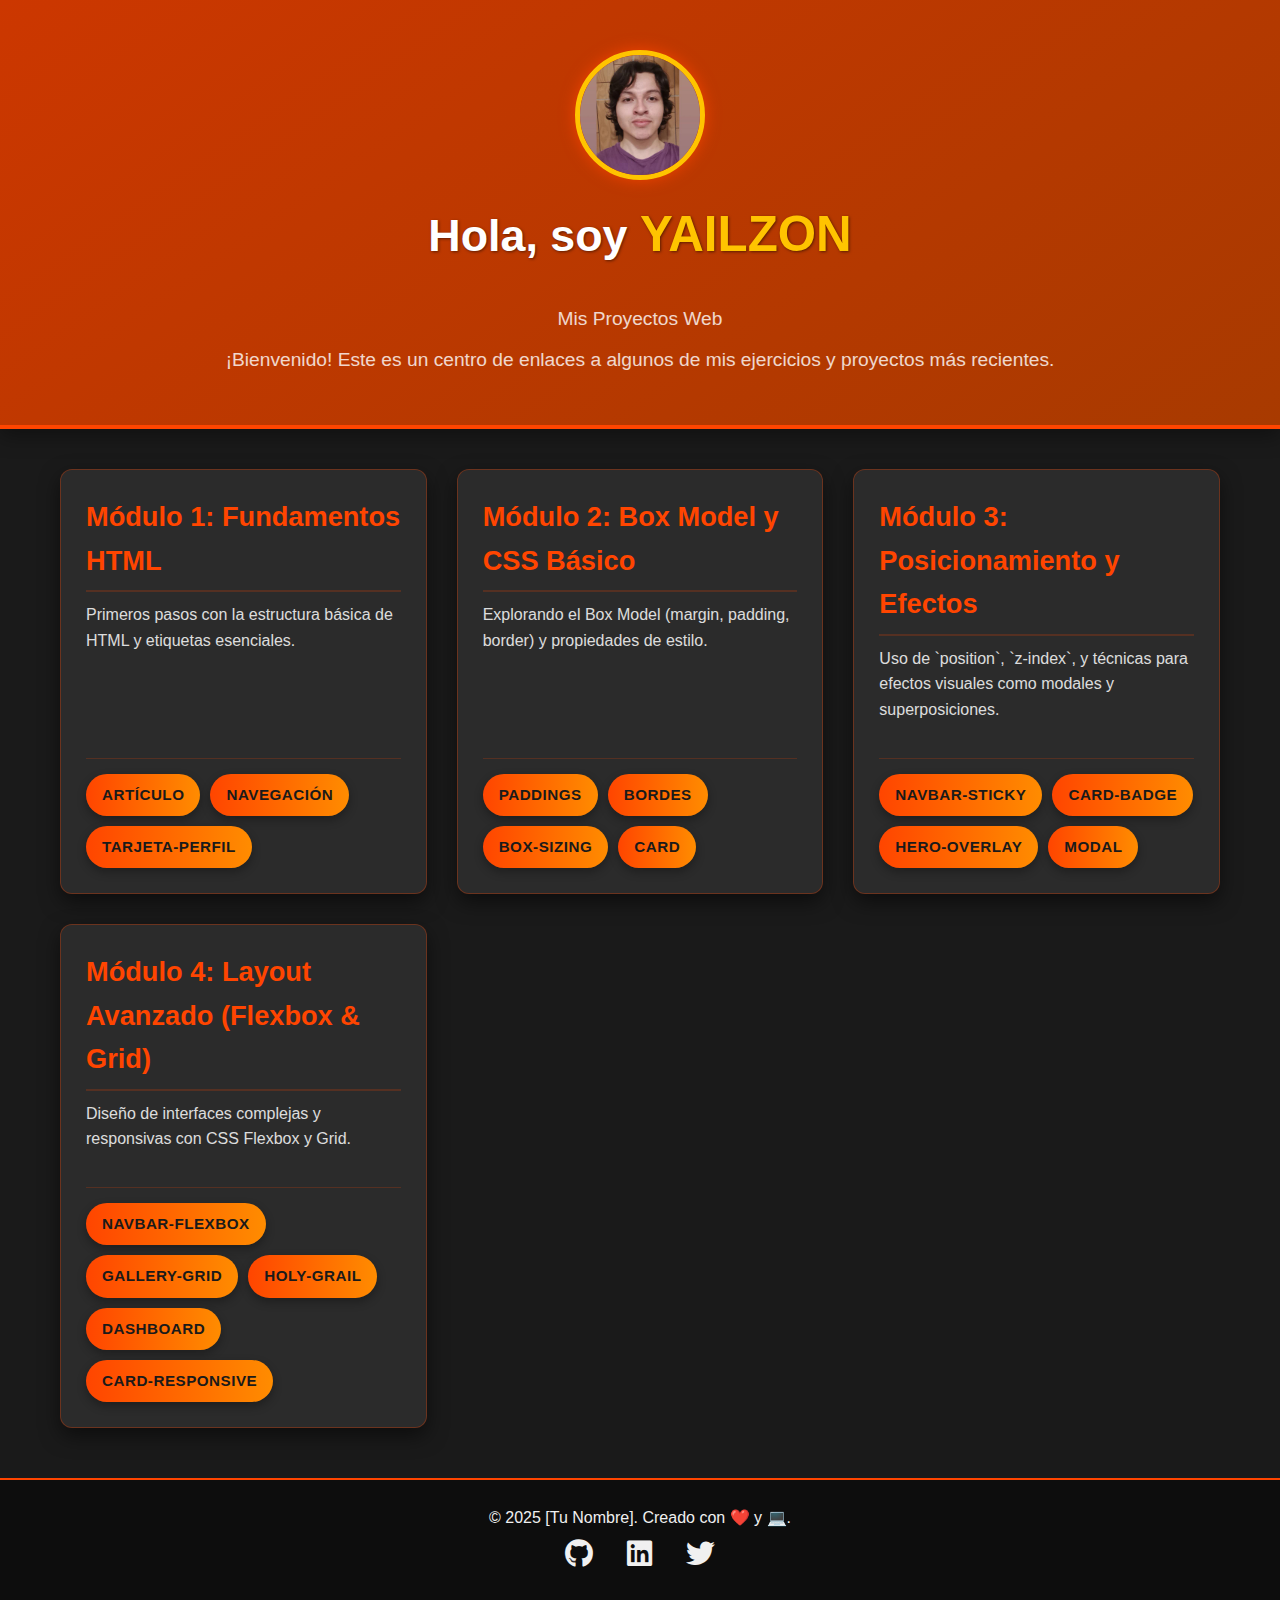
<file: index.html>
<!DOCTYPE html>
<html lang="es">
<head>
    <meta charset="UTF-8">
    <meta name="viewport" content="width=device-width, initial-scale=1.0">
    <title>🔥 Portafolio de Proyectos Web | YAILZON</title>
    <link rel="stylesheet" href="https://cdnjs.cloudflare.com/ajax/libs/font-awesome/6.0.0-beta3/css/all.min.css">
    <link rel="stylesheet" href="/style.css">
</head>
<body>
    <header class="hero">
        <div class="container">
            <div class="profile-container">
                <img src="/indexPricipal/imgperfi.jpeg" alt="Foto de Perfil de [Tu Nombre]" class="profile-photo">
                <h1 class="hero-title">
                    Hola, soy <span class="highlight-name">YAILZON</span> 
                </h1>
            </div>
            
            <p class="hero-subtitle"> Mis Proyectos Web </p>
            <p class="hero-subtitle">¡Bienvenido! Este es un centro de enlaces a algunos de mis ejercicios y proyectos más recientes.</p>
        </div>
    </header>

    <main class="project-grid container">
        <section class="project-card">
            <h2 class="card-title"> Módulo 1: Fundamentos HTML</h2>
            <p class="card-description">Primeros pasos con la estructura básica de HTML y etiquetas esenciales.</p>
            <div class="card-links">
                <a href="/mudulo 1/ARTICULO/index.html" target="_blank" class="project-link">ARTÍCULO</a>
                <a href="/mudulo 1/NAVEGACION/index.html" target="_blank" class="project-link">NAVEGACIÓN</a>
                <a href="/mudulo 1/TARJETA-PERFIL/" target="_blank" class="project-link">TARJETA-PERFIL</a>
            </div>
        </section>
        
        <section class="project-card">
            <h2 class="card-title"> Módulo 2: Box Model y CSS Básico</h2>
            <p class="card-description">Explorando el Box Model (margin, padding, border) y propiedades de estilo.</p>
            <div class="card-links">
                <a href="/Modulo 2/Ejercicios-Modulo-2/ejercicio-1-paddings/ppt.html" target="_blank" class="project-link">PADDINGS</a>
                <a href="/Modulo 2/Ejercicios-Modulo-2/ejercicio-2-bordes/index.html" target="_blank" class="project-link">BORDES</a>
                <a href="/Modulo 2/Ejercicios-Modulo-2/ejercicio-3-box-sizing/index.html" target="_blank" class="project-link">BOX-SIZING</a>
                <a href="/Modulo 2/Ejercicios-Modulo-2/ejercicio-4-card/index.html" target="_blank" class="project-link">CARD</a>
            </div>
        </section>

        <section class="project-card">
            <h2 class="card-title"> Módulo 3: Posicionamiento y Efectos</h2>
            <p class="card-description">Uso de `position`, `z-index`, y técnicas para efectos visuales como modales y superposiciones.</p>
            <div class="card-links">
                <a href="/mudulo 3/Mod3Eje2-navbar-stiky/index.html" target="_blank" class="project-link">NAVBAR-STICKY</a>
                <a href="/mudulo 3/Mod3Eje3-card-badge/index.html" target="_blank" class="project-link">CARD-BADGE</a>
                <a href="/mudulo 3/Mod3Eje4-hero-overlay/index.html" target="_blank" class="project-link">HERO-OVERLAY</a>
                <a href="/mudulo 3/modal/motdal.html" target="_blank" class="project-link">MODAL</a>
            </div>
        </section>

        <section class="project-card">
            <h2 class="card-title"> Módulo 4: Layout Avanzado (Flexbox & Grid)</h2>
            <p class="card-description">Diseño de interfaces complejas y responsivas con CSS Flexbox y Grid.</p>
            <div class="card-links">
                <a href="/modulo 4/Mod4Eje1-navbar-flexbox/index.html" target="_blank" class="project-link">NAVBAR-FLEXBOX</a>
                <a href="/modulo 4/Mod4Eje2-gallery-grid/index.html" target="_blank" class="project-link">GALLERY-GRID</a>
                <a href="/modulo 4/Mod4Eje3-holy-grail/index.html" target="_blank" class="project-link">HOLY-GRAIL</a>
                <a href="/modulo 4/Mod4Eje4-dashboard/index.html" target="_blank" class="project-link">DASHBOARD</a>
                <a href="/modulo 4/Mod4Eje5-cards-responsive/index.html" target="_blank" class="project-link">CARD-RESPONSIVE</a>
            </div>
        </section>
  
    </main>

    <footer class="footer">
        <div class="container">
            <p>&copy; 2025 [Tu Nombre]. Creado con ❤️ y 💻.</p>
            <div class="social-links">
                <a href="#" target="_blank" aria-label="GitHub"><i class="fab fa-github"></i></a>
                <a href="#" target="_blank" aria-label="LinkedIn"><i class="fab fa-linkedin"></i></a>
                <a href="#" target="_blank" aria-label="Twitter"><i class="fab fa-twitter"></i></a>
            </div>
        </div>
    </footer>
</body>
</html>
</file>
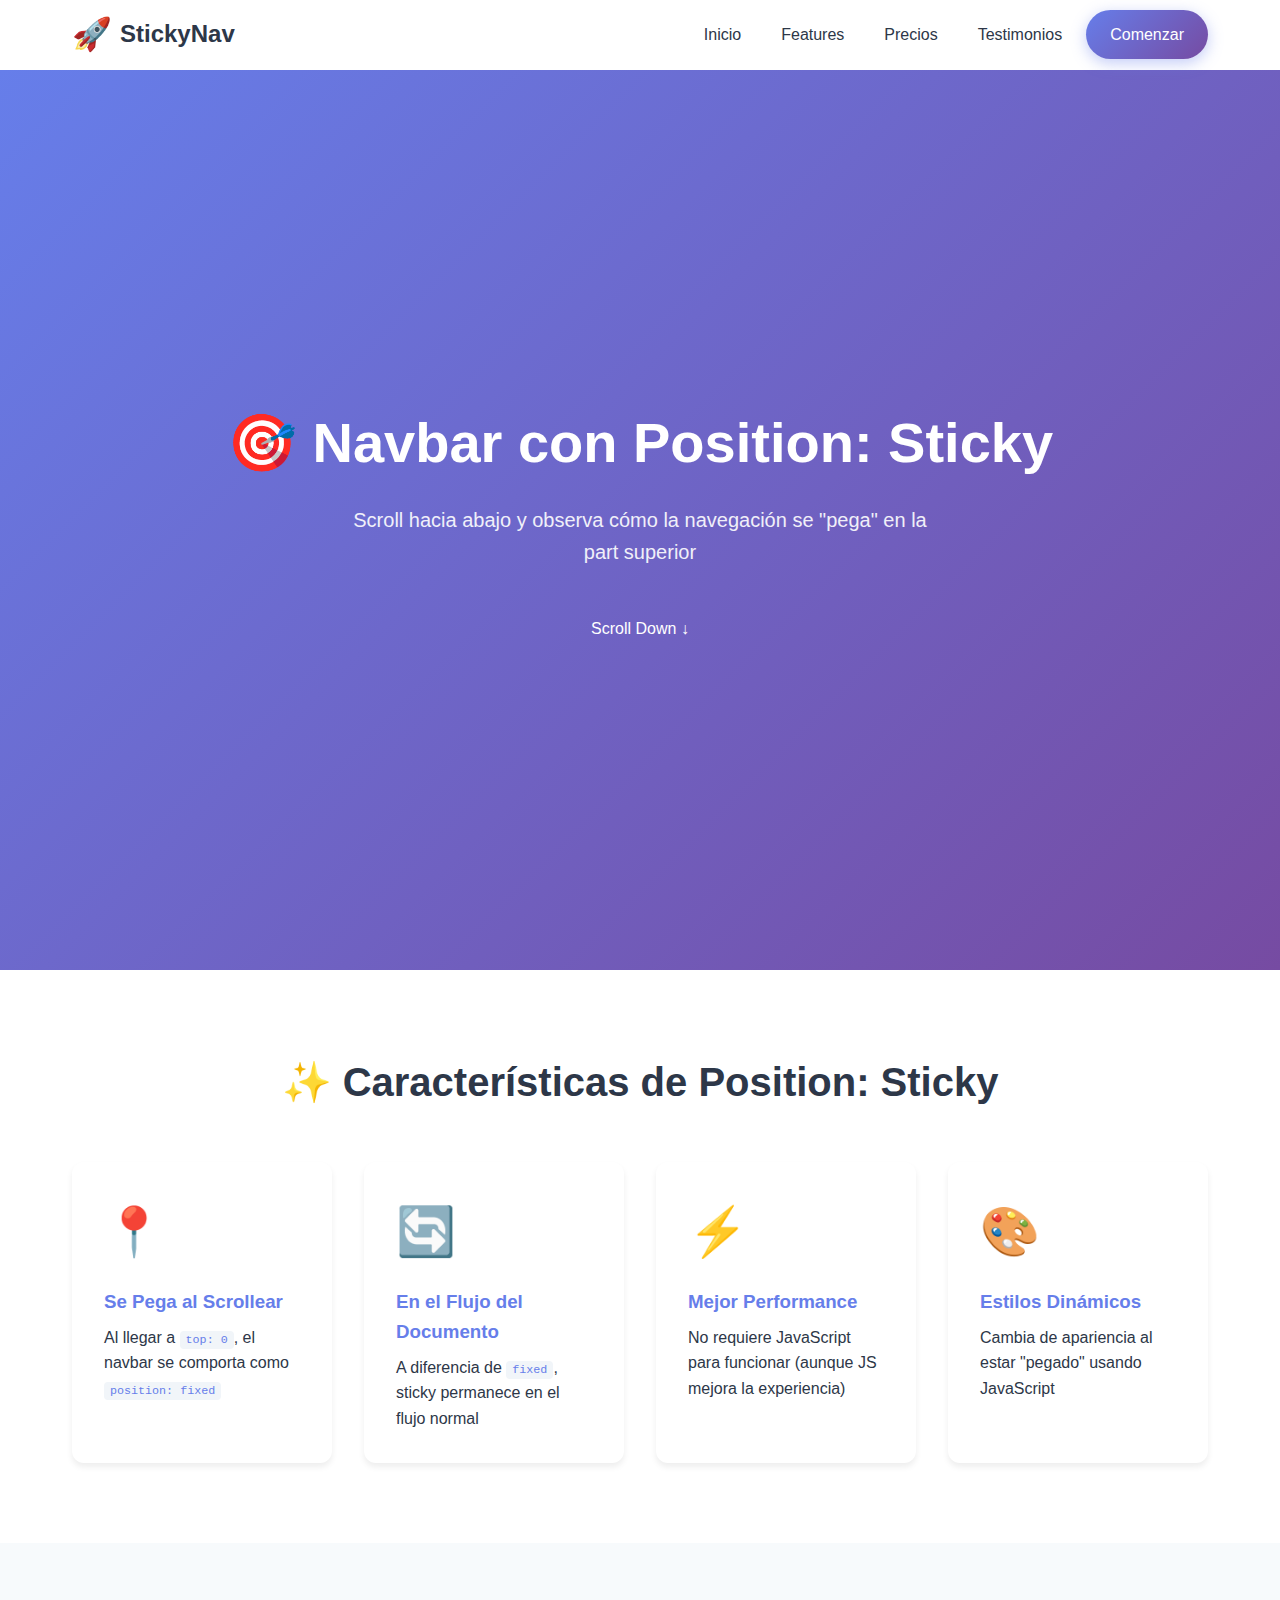
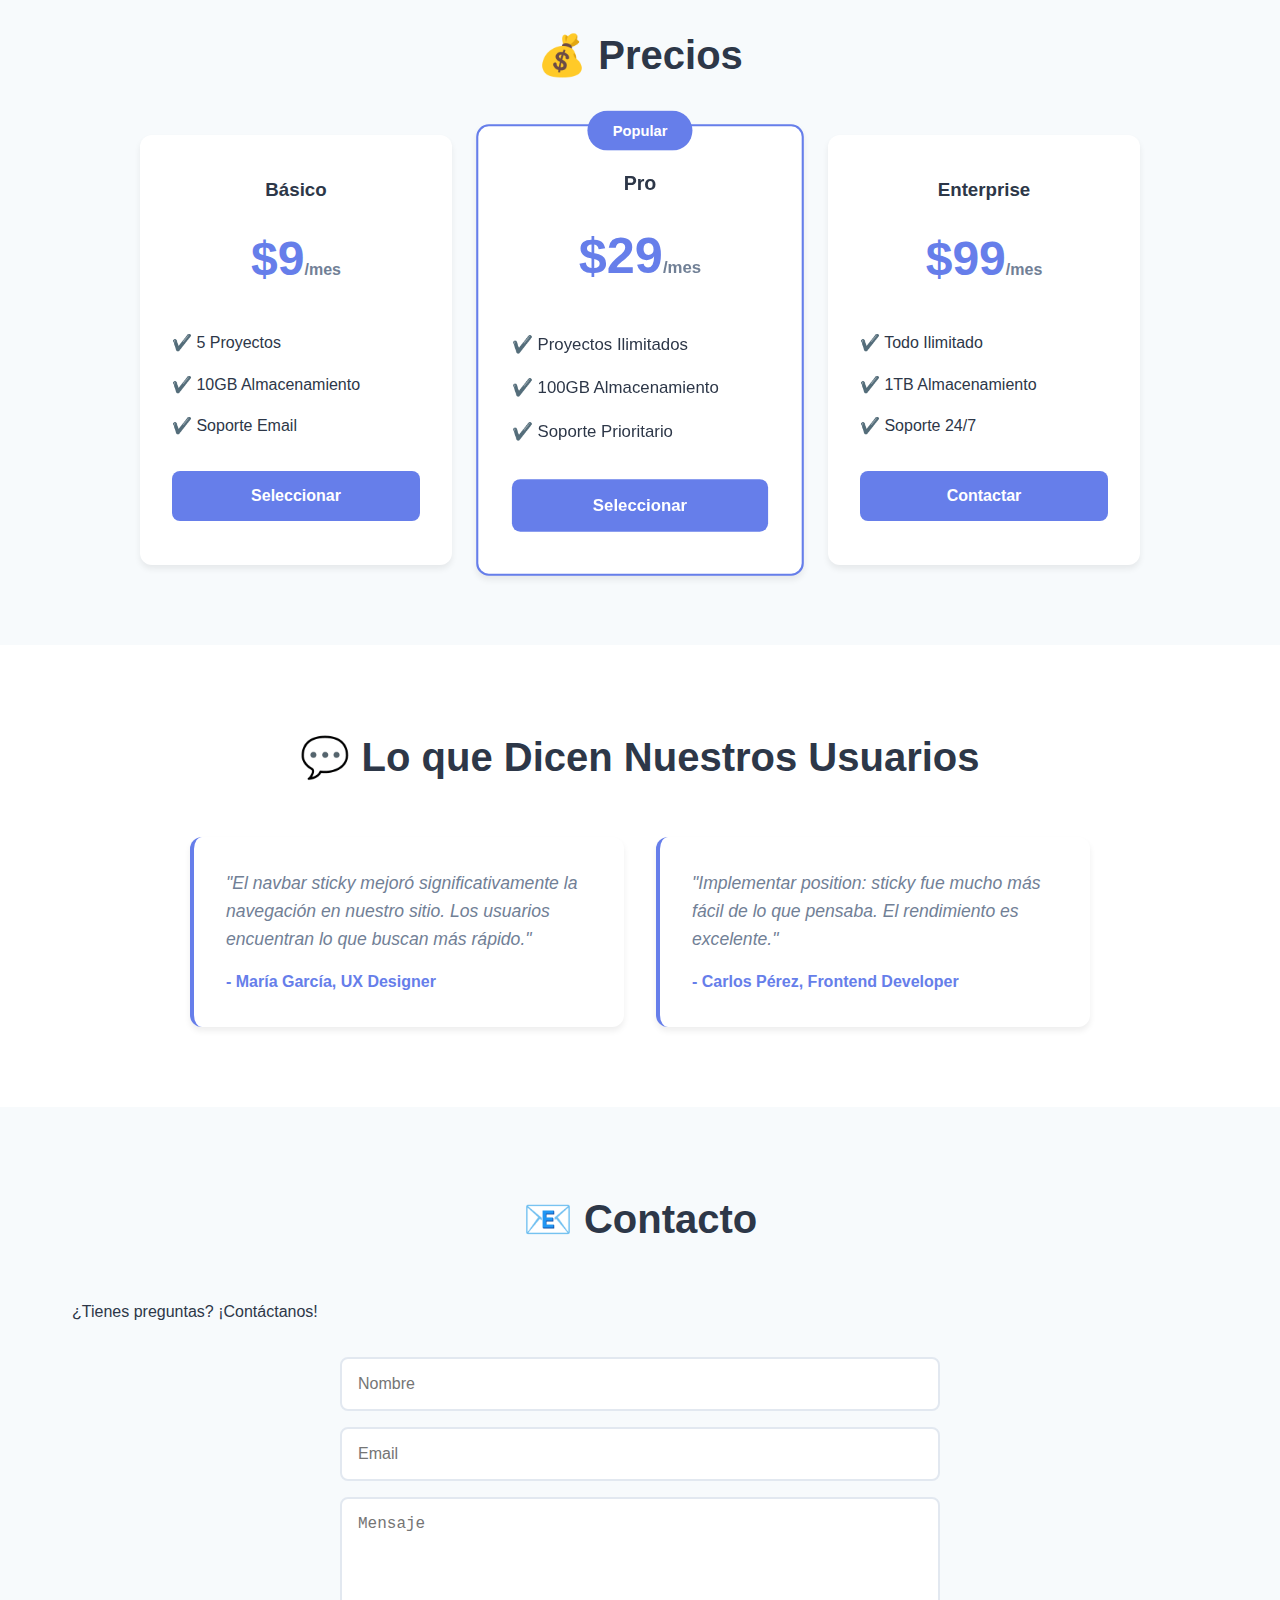
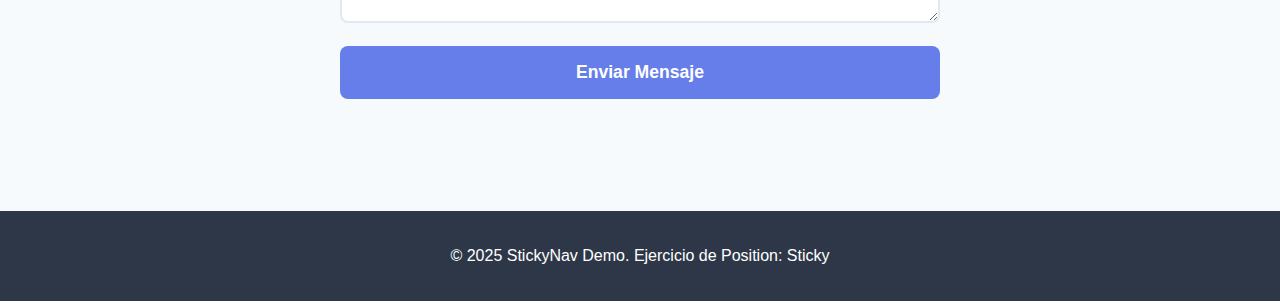
<file: Mod3Eje2-navbar-stiky/index.html>
<!DOCTYPE html>
<html lang="es">
<head>
    <meta charset="UTF-8">
    <meta name="viewport" content="width=device-width, initial-scale=1.0">
    <title>Navbar Sticky | Posicionamiento CSS</title>
    <link rel="stylesheet" href="styles.css">
</head>
<body>
    <!-- Navegación Sticky -->
    <nav class="navbar" id="navbar">
        <div class="container">
            <a href="#" class="logo">
                <span class="logo-icon">🚀</span>
                <span class="logo-text">StickyNav</span>
            </a>

            <button class="nav-toggle" id="navToggle">
                <span class="hamburger"></span>
            </button>

            <ul class="nav-menu" id="navMenu">
                <li><a href="#inicio" class="nav-link">Inicio</a></li>
                <li><a href="#features" class="nav-link">Features</a></li>
                <li><a href="#pricing" class="nav-link">Precios</a></li>
                <li><a href="#testimonios" class="nav-link">Testimonios</a></li>
                <li><a href="#contacto" class="nav-link btn-cta">Comenzar</a></li>
            </ul>
        </div>
    </nav>

    <!-- Hero Section -->
    <section id="inicio" class="hero">
        <div class="container">
            <h1>🎯 Navbar con Position: Sticky</h1>
            <p class="subtitle">Scroll hacia abajo y observa cómo la navegación se "pega" en la part superior</p>
            <div class="scroll-indicator">
                <p>Scroll Down ↓</p>
            </div>
        </div>
    </section>

    <!-- Features Section -->
    <section id="features" class="section">
        <div class="container">
            <h2>✨ Características de Position: Sticky</h2>
            <div class="features-grid">
                <div class="feature-card">
                    <div class="icon">📍</div>
                    <h3>Se Pega al Scrollear</h3>
                    <p>Al llegar a <code>top: 0</code>, el navbar se comporta como <code>position: fixed</code></p>
                </div>
                <div class="feature-card">
                    <div class="icon">🔄</div>
                    <h3>En el Flujo del Documento</h3>
                    <p>A diferencia de <code>fixed</code>, sticky permanece en el flujo normal</p>
                </div>
                <div class="feature-card">
                    <div class="icon">⚡</div>
                    <h3>Mejor Performance</h3>
                    <p>No requiere JavaScript para funcionar (aunque JS mejora la experiencia)</p>
                </div>
                <div class="feature-card">
                    <div class="icon">🎨</div>
                    <h3>Estilos Dinámicos</h3>
                    <p>Cambia de apariencia al estar "pegado" usando JavaScript</p>
                </div>
            </div>
        </div>
    </section>

    <!-- Pricing Section -->
    <section id="pricing" class="section section-alt">
        <div class="container">
            <h2>💰 Precios</h2>
            <div class="pricing-grid">
                <div class="pricing-card">
                    <h3>Básico</h3>
                    <p class="price">$9<span>/mes</span></p>
                    <ul>
                        <li>✔️ 5 Proyectos</li>
                        <li>✔️ 10GB Almacenamiento</li>
                        <li>✔️ Soporte Email</li>
                    </ul>
                    <button>Seleccionar</button>
                </div>
                <div class="pricing-card featured">
                    <div class="badge">Popular</div>
                    <h3>Pro</h3>
                    <p class="price">$29<span>/mes</span></p>
                    <ul>
                        <li>✔️ Proyectos Ilimitados</li>
                        <li>✔️ 100GB Almacenamiento</li>
                        <li>✔️ Soporte Prioritario</li>
                    </ul>
                    <button>Seleccionar</button>
                </div>
                <div class="pricing-card">
                    <h3>Enterprise</h3>
                    <p class="price">$99<span>/mes</span></p>
                    <ul>
                        <li>✔️ Todo Ilimitado</li>
                        <li>✔️ 1TB Almacenamiento</li>
                        <li>✔️ Soporte 24/7</li>
                    </ul>
                    <button>Contactar</button>
                </div>
            </div>
        </div>
    </section>

    <!-- Testimonials Section -->
    <section id="testimonios" class="section">
        <div class="container">
            <h2>💬 Lo que Dicen Nuestros Usuarios</h2>
            <div class="testimonials-grid">
                <div class="testimonial">
                    <p class="quote">"El navbar sticky mejoró significativamente la navegación en nuestro sitio. Los usuarios encuentran lo que buscan más rápido."</p>
                    <p class="author">- María García, UX Designer</p>
                </div>
                <div class="testimonial">
                    <p class="quote">"Implementar position: sticky fue mucho más fácil de lo que pensaba. El rendimiento es excelente."</p>
                    <p class="author">- Carlos Pérez, Frontend Developer</p>
                </div>
            </div>
        </div>
    </section>

    <!-- Contact Section -->
    <section id="contacto" class="section section-alt">
        <div class="container">
            <h2>📧 Contacto</h2>
            <p>¿Tienes preguntas? ¡Contáctanos!</p>
            <form class="contact-form">
                <input type="text" placeholder="Nombre" required>
                <input type="email" placeholder="Email" required>
                <textarea placeholder="Mensaje" rows="5" required></textarea>
                <button type="submit" class="btn-submit">Enviar Mensaje</button>
            </form>
        </div>
    </section>

    <!-- Footer -->
    <footer class="footer">
        <div class="container">
            <p>&copy; 2025 StickyNav Demo. Ejercicio de Position: Sticky</p>
        </div>
    </footer>

    <!-- Botón "Volver Arriba" (Position: Fixed) -->
    <button class="btn-top" id="btnTop" title="Volver arriba">
        ↑
    </button>

    <script src="script.js"></script>
</body>
</html>
</file>
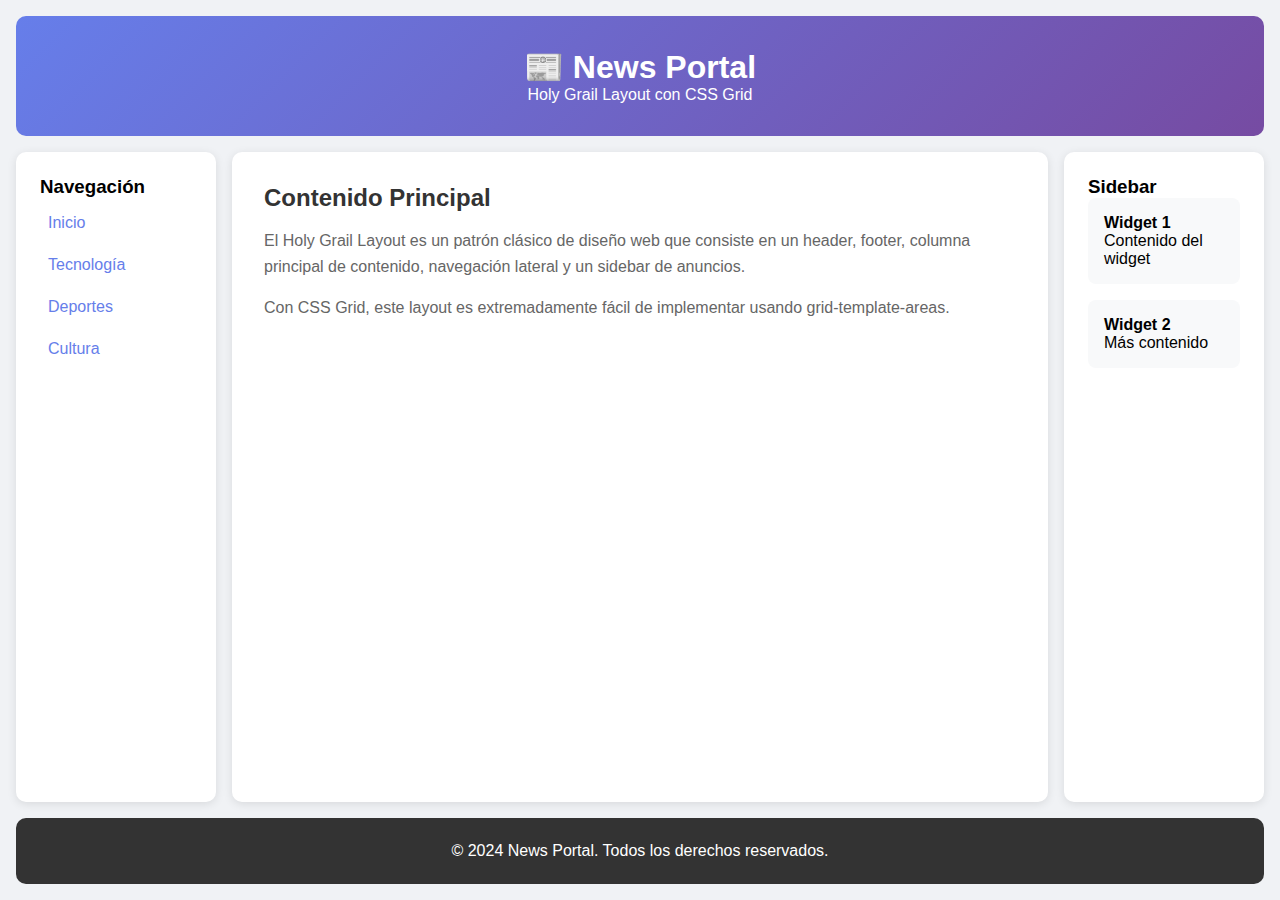
<file: Mod4Eje3-holy-grail/index.html>
<!DOCTYPE html>
<html lang="es">
<head>
    <meta charset="UTF-8">
    <meta name="viewport" content="width=device-width, initial-scale=1.0">
    <title>Solución: Holy Grail Layout</title>
    <link rel="stylesheet" href="styles.css">
</head>
<body>
    <div class="holy-grail">
        <header class="header">
            <h1>📰 News Portal</h1>
            <p>Holy Grail Layout con CSS Grid</p>
        </header>
        
        <nav class="nav">
            <h3>Navegación</h3>
            <ul>
                <li><a href="#">Inicio</a></li>
                <li><a href="#">Tecnología</a></li>
                <li><a href="#">Deportes</a></li>
                <li><a href="#">Cultura</a></li>
            </ul>
        </nav>
        
        <main class="main">
            <article>
                <h2>Contenido Principal</h2>
                <p>El Holy Grail Layout es un patrón clásico de diseño web que consiste en un header, footer, columna principal de contenido, navegación lateral y un sidebar de anuncios.</p>
                <p>Con CSS Grid, este layout es extremadamente fácil de implementar usando grid-template-areas.</p>
            </article>
        </main>
        
        <aside class="sidebar">
            <h3>Sidebar</h3>
            <div class="widget">
                <h4>Widget 1</h4>
                <p>Contenido del widget</p>
            </div>
            <div class="widget">
                <h4>Widget 2</h4>
                <p>Más contenido</p>
            </div>
        </aside>
        
        <footer class="footer">
            <p>&copy; 2024 News Portal. Todos los derechos reservados.</p>
        </footer>
    </div>
</body>
</html>
</file>
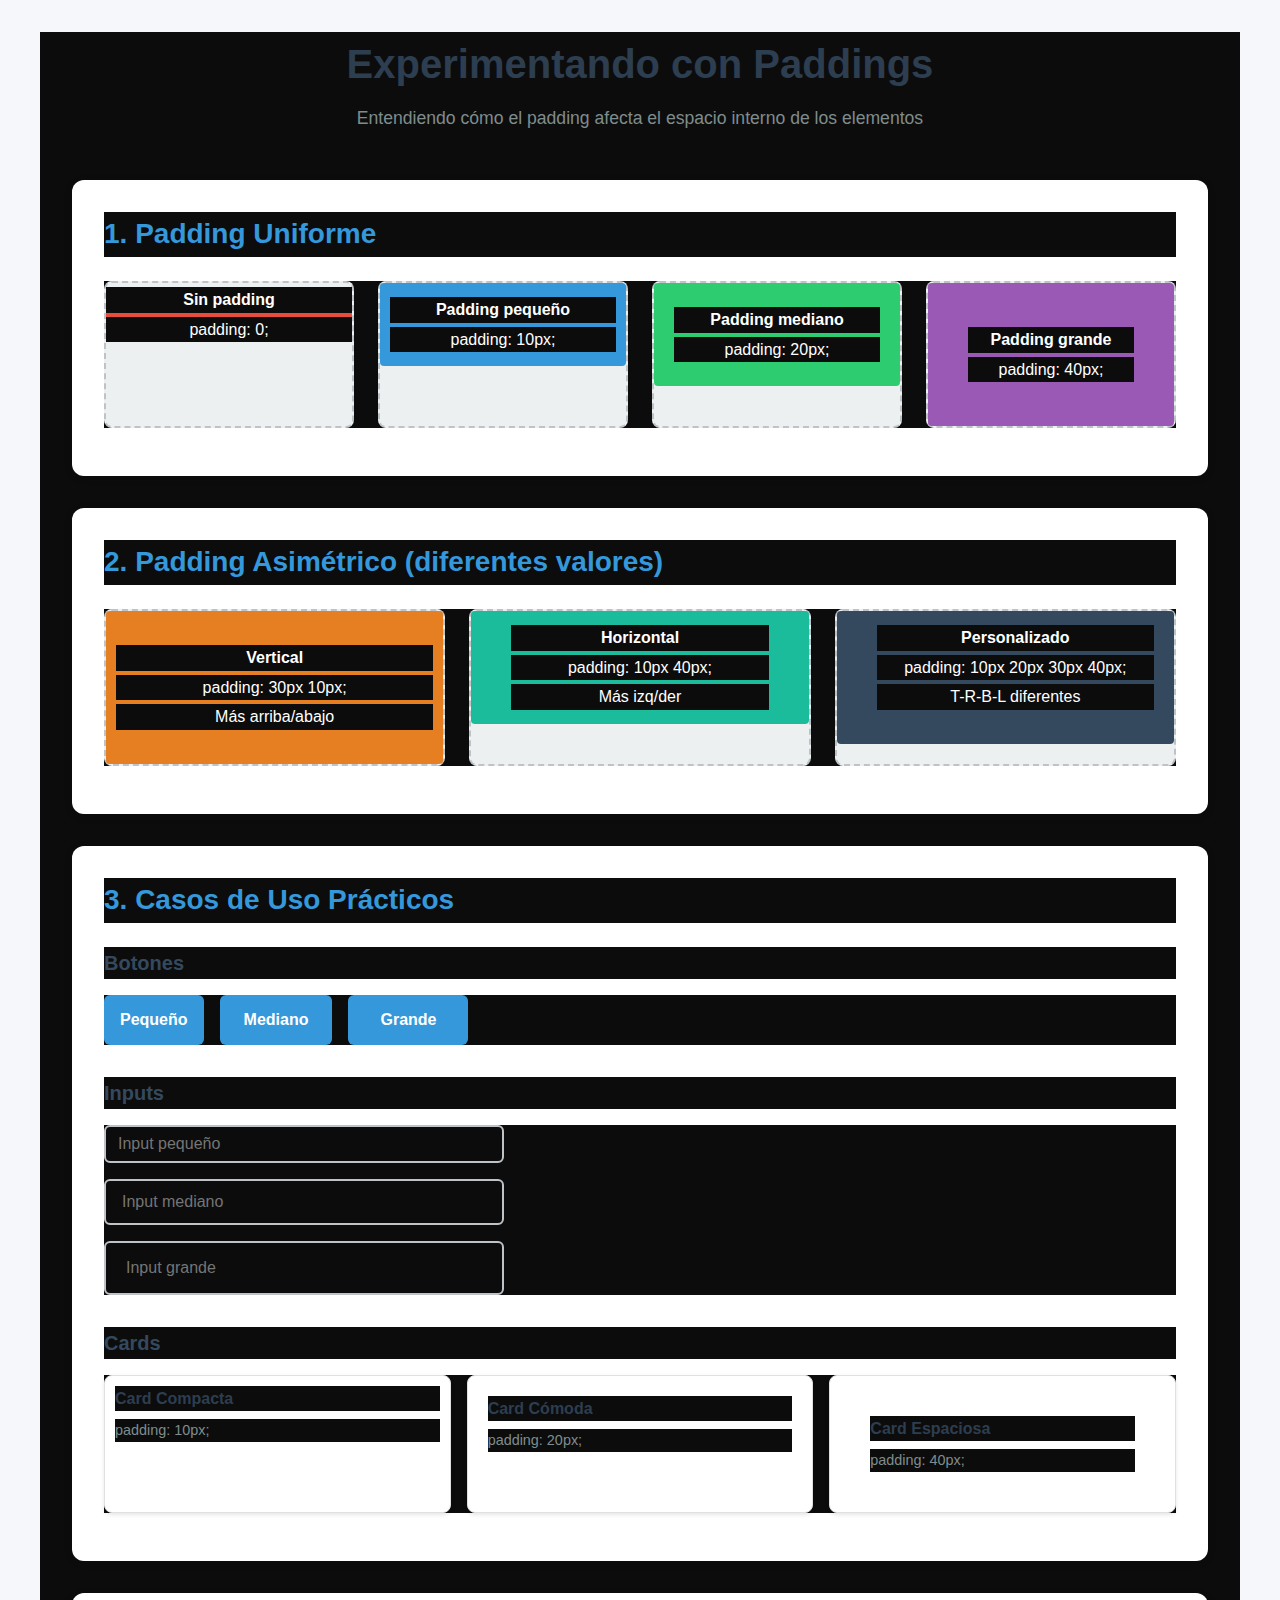
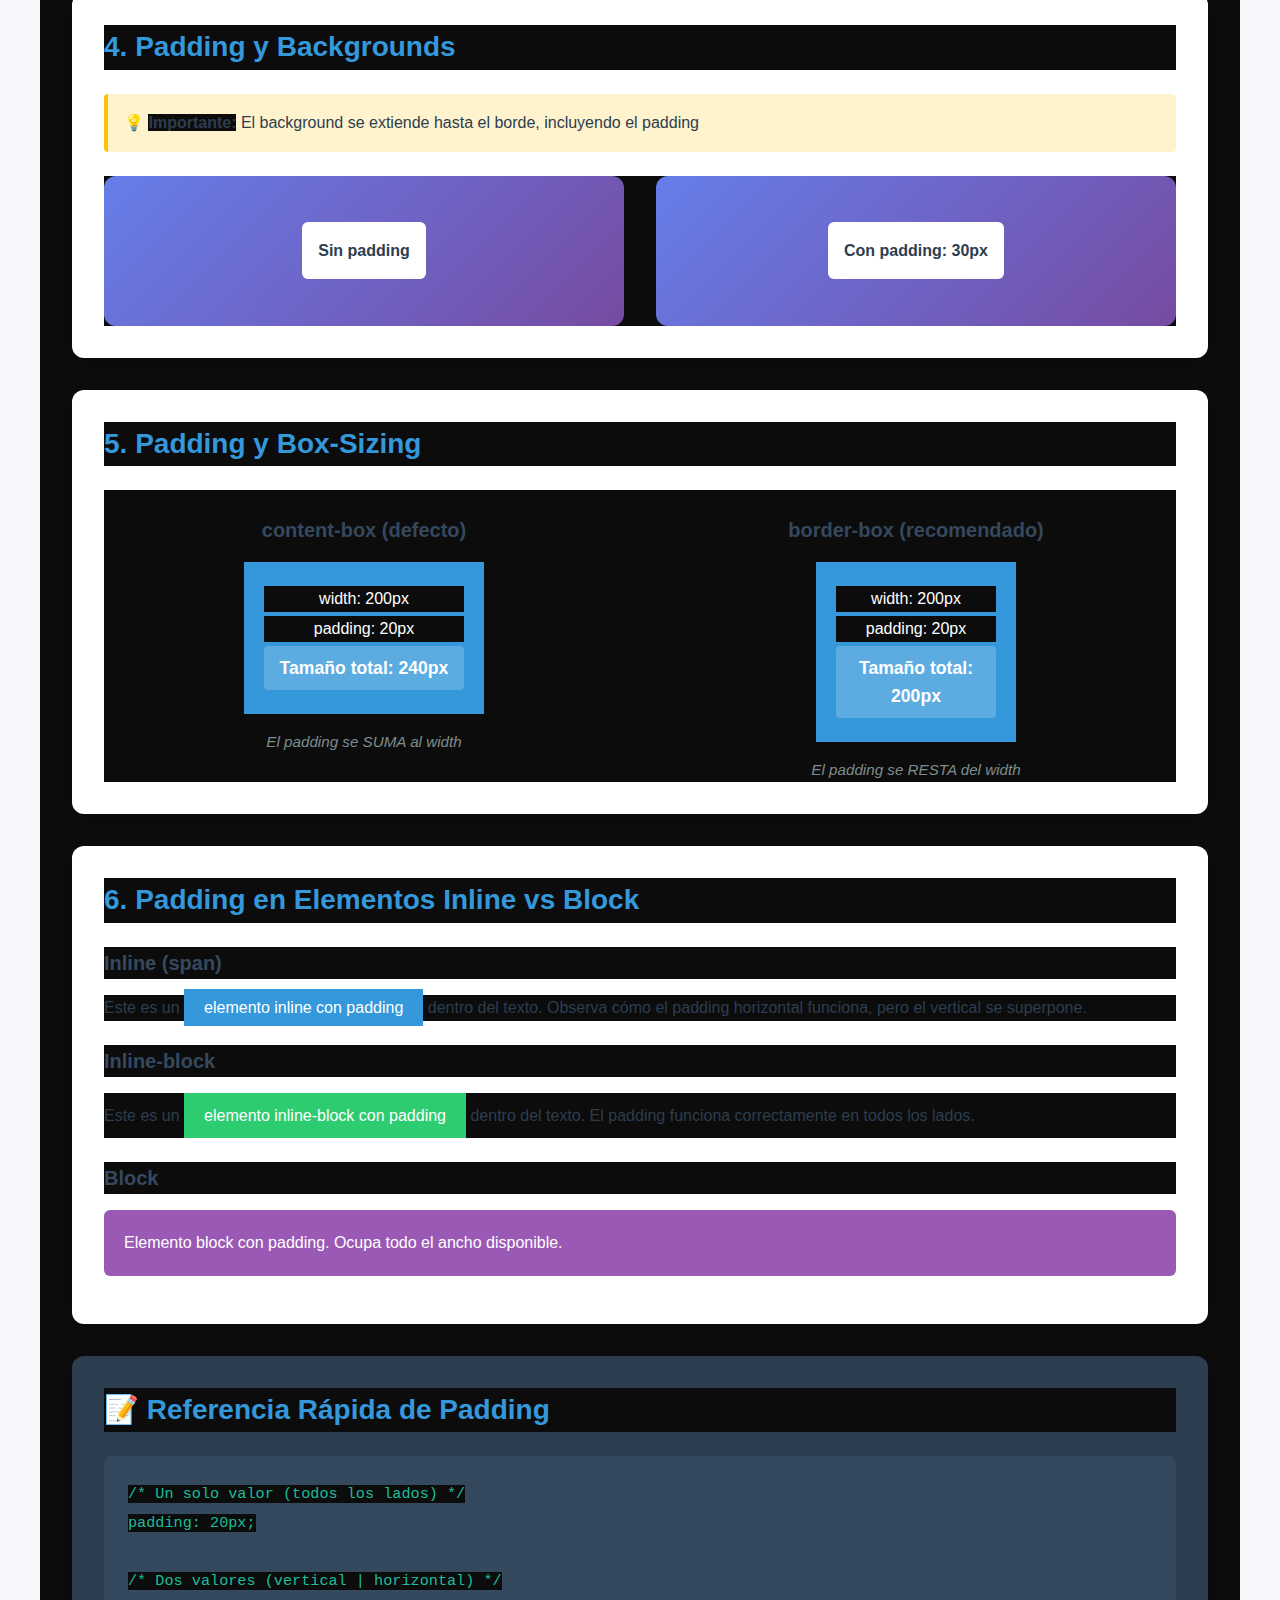
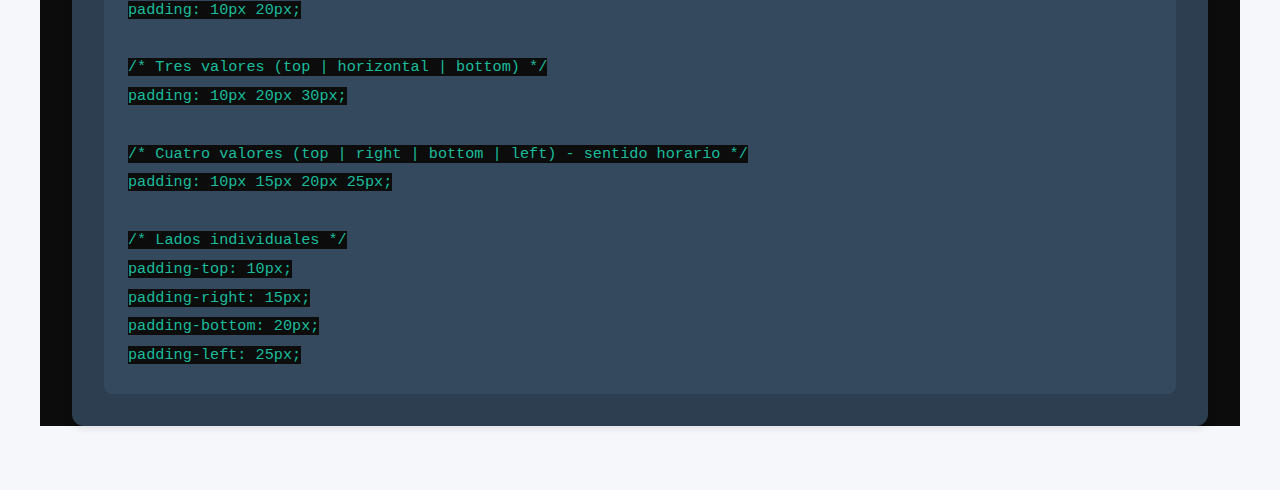
<file: PADDINGS/index.html>
<!DOCTYPE html>
<html lang="es">
<head>
    <meta charset="UTF-8">
    <meta name="viewport" content="width=device-width, initial-scale=1.0">
    <title>Ejercicio Paddings | Box Model</title>
    <link rel="stylesheet" href="styles.css">
</head>
<body>
    <div class="container">
        <h1>Experimentando con Paddings</h1>
        <p class="subtitle">Entendiendo cómo el padding afecta el espacio interno de los elementos</p>

        <!-- Sección 1: Padding Uniforme -->
        <section class="demo-section">
            <h2>1. Padding Uniforme</h2>
            <div class="examples-grid">
                <div class="box">
                    <div class="content padding-none">
                        <p><strong>Sin padding</strong></p>
                        <p>padding: 0;</p>
                    </div>
                </div>
                
                <div class="box">
                    <div class="content padding-small">
                        <p><strong>Padding pequeño</strong></p>
                        <p>padding: 10px;</p>
                    </div>
                </div>
                
                <div class="box">
                    <div class="content padding-medium">
                        <p><strong>Padding mediano</strong></p>
                        <p>padding: 20px;</p>
                    </div>
                </div>
                
                <div class="box">
                    <div class="content padding-large">
                        <p><strong>Padding grande</strong></p>
                        <p>padding: 40px;</p>
                    </div>
                </div>
            </div>
        </section>

        <!-- Sección 2: Padding Asimétrico -->
        <section class="demo-section">
            <h2>2. Padding Asimétrico (diferentes valores)</h2>
            <div class="examples-grid">
                <div class="box">
                    <div class="content padding-vertical">
                        <p><strong>Vertical</strong></p>
                        <p>padding: 30px 10px;</p>
                        <p>Más arriba/abajo</p>
                    </div>
                </div>
                
                <div class="box">
                    <div class="content padding-horizontal">
                        <p><strong>Horizontal</strong></p>
                        <p>padding: 10px 40px;</p>
                        <p>Más izq/der</p>
                    </div>
                </div>
                
                <div class="box">
                    <div class="content padding-custom">
                        <p><strong>Personalizado</strong></p>
                        <p>padding: 10px 20px 30px 40px;</p>
                        <p>T-R-B-L diferentes</p>
                    </div>
                </div>
            </div>
        </section>

        <!-- Sección 3: Casos de Uso Prácticos -->
        <section class="demo-section">
            <h2>3. Casos de Uso Prácticos</h2>
            
            <h3>Botones</h3>
            <div class="buttons-demo">
                <button class="btn btn-small">Pequeño</button>
                <button class="btn btn-medium">Mediano</button>
                <button class="btn btn-large">Grande</button>
            </div>

            <h3>Inputs</h3>
            <div class="inputs-demo">
                <input type="text" class="input input-small" placeholder="Input pequeño">
                <input type="text" class="input input-medium" placeholder="Input mediano">
                <input type="text" class="input input-large" placeholder="Input grande">
            </div>

            <h3>Cards</h3>
            <div class="cards-demo">
                <div class="card card-compact">
                    <h4>Card Compacta</h4>
                    <p>padding: 10px;</p>
                </div>
                <div class="card card-comfortable">
                    <h4>Card Cómoda</h4>
                    <p>padding: 20px;</p>
                </div>
                <div class="card card-spacious">
                    <h4>Card Espaciosa</h4>
                    <p>padding: 40px;</p>
                </div>
            </div>
        </section>

        <!-- Sección 4: Padding con Background -->
        <section class="demo-section">
            <h2>4. Padding y Backgrounds</h2>
            <p class="info">💡 <strong>Importante:</strong> El background se extiende hasta el borde, incluyendo el padding</p>
            
            <div class="bg-demo">
                <div class="bg-box bg-no-padding">
                    <div class="inner-content">Sin padding</div>
                </div>
                <div class="bg-box bg-with-padding">
                    <div class="inner-content">Con padding: 30px</div>
                </div>
            </div>
        </section>

        <!-- Sección 5: Box-Sizing Comparison -->
        <section class="demo-section">
            <h2>5. Padding y Box-Sizing</h2>
            
            <div class="comparison-grid">
                <div class="comparison-box">
                    <h3>content-box (defecto)</h3>
                    <div class="sized-box content-box-demo">
                        <p>width: 200px</p>
                        <p>padding: 20px</p>
                        <p class="highlight">Tamaño total: 240px</p>
                    </div>
                    <p class="explanation">El padding se SUMA al width</p>
                </div>

                <div class="comparison-box">
                    <h3>border-box (recomendado)</h3>
                    <div class="sized-box border-box-demo">
                        <p>width: 200px</p>
                        <p>padding: 20px</p>
                        <p class="highlight">Tamaño total: 200px</p>
                    </div>
                    <p class="explanation">El padding se RESTA del width</p>
                </div>
            </div>
        </section>

        <!-- Sección 6: Padding con Inline vs Block -->
        <section class="demo-section">
            <h2>6. Padding en Elementos Inline vs Block</h2>
            
            <h3>Inline (span)</h3>
            <p>
                Este es un <span class="inline-padded">elemento inline con padding</span> dentro del texto.
                Observa cómo el padding horizontal funciona, pero el vertical se superpone.
            </p>

            <h3>Inline-block</h3>
            <p>
                Este es un <span class="inline-block-padded">elemento inline-block con padding</span> dentro del texto.
                El padding funciona correctamente en todos los lados.
            </p>

            <h3>Block</h3>
            <div class="block-padded">
                Elemento block con padding. Ocupa todo el ancho disponible.
            </div>
        </section>

        <!-- Código de Referencia -->
        <section class="demo-section code-section">
            <h2>📝 Referencia Rápida de Padding</h2>
            <pre><code>/* Un solo valor (todos los lados) */
padding: 20px;

/* Dos valores (vertical | horizontal) */
padding: 10px 20px;

/* Tres valores (top | horizontal | bottom) */
padding: 10px 20px 30px;

/* Cuatro valores (top | right | bottom | left) - sentido horario */
padding: 10px 15px 20px 25px;

/* Lados individuales */
padding-top: 10px;
padding-right: 15px;
padding-bottom: 20px;
padding-left: 25px;</code></pre>
        </section>
    </div>
</body>
</html>
</file>
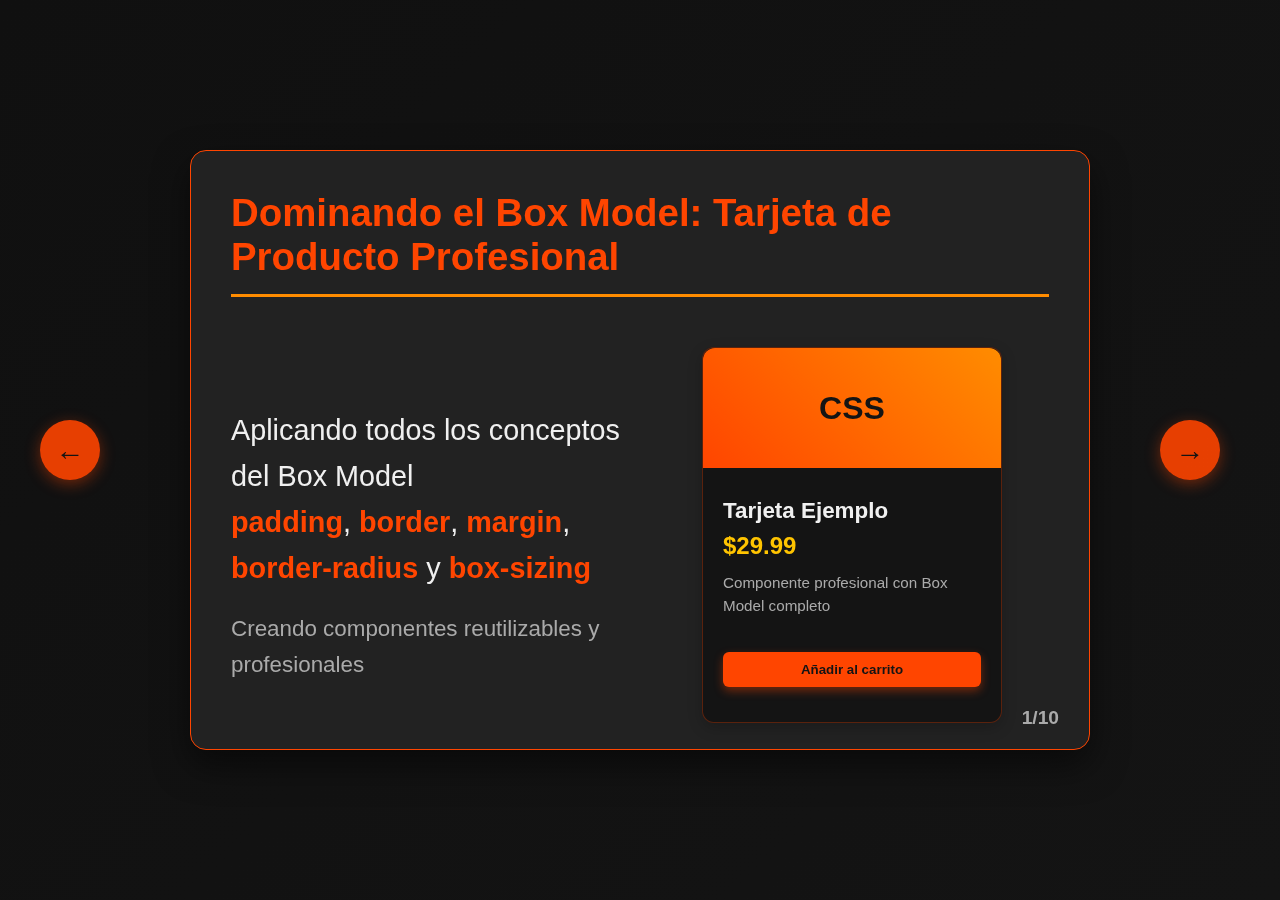
<file: Modulo 2/Mod2Eje4-card/index.html>
<!DOCTYPE html>
<html lang="es">
<head>
    <meta charset="UTF-8">
    <meta name="viewport" content="width=device-width, initial-scale=1.0">
    <title>Dominando el Box Model: Tarjeta de Producto Profesional (Fuego Oscuro)</title>
    <style>
        /* =========================================================
           VARIABLES DE FUEGO OSCURO
           ========================================================= */
        :root {
            --color-dark-bg: #141414;        /* Fondo principal muy oscuro */
            --color-slide-bg: #222222;       /* Fondo de diapositiva */
            --color-primary: #ff4500;        /* Rojo Anaranjado (Fuego Principal) */
            --color-secondary: #ff8c00;      /* Naranja Oscuro (Acento) */
            --color-glow: #ffc400;           /* Amarillo/Oro para brillo */
            --color-text-dark: #f0f0f0;      /* Texto principal */
            --color-text-muted: #aaaaaa;     /* Texto secundario */
            --color-success: #ffc400;        /* Éxito (Amarillo/Oro) */
            --color-fail: #e74c3c;           /* Falla (Rojo Intenso) */
        }

        * {
            margin: 0;
            padding: 0;
            box-sizing: border-box;
        }
        
        body {
            font-family: 'Segoe UI', Tahoma, Geneva, Verdana, sans-serif;
            /* Fondo degradado oscuro/fuego */
            background: linear-gradient(135deg, #101010, var(--color-dark-bg));
            color: var(--color-text-dark);
            height: 100vh;
            overflow: hidden;
            display: flex;
            justify-content: center;
            align-items: center;
            position: relative;
        }
        
        .slide-container {
            position: relative;
            width: 900px;
            height: 600px;
            perspective: 1000px;
        }
        
        .slide {
            position: absolute;
            width: 100%;
            height: 100%;
            background: var(--color-slide-bg);
            border-radius: 16px;
            padding: 40px;
            box-shadow: 0 15px 35px rgba(0, 0, 0, 0.5);
            display: flex;
            flex-direction: column;
            transition: transform 0.6s cubic-bezier(0.645, 0.045, 0.355, 1.000), opacity 0.6s;
            backface-visibility: hidden;
            opacity: 0;
            transform: rotateY(90deg);
            border: 1px solid var(--color-primary); /* Borde de fuego sutil */
        }
        
        .slide.active {
            opacity: 1;
            transform: rotateY(0);
        }
        
        .slide.next {
            transform: rotateY(-90deg);
        }
        
        .slide-title {
            font-size: 2.4rem;
            color: var(--color-primary);
            margin-bottom: 30px;
            padding-bottom: 15px;
            border-bottom: 3px solid var(--color-secondary);
            font-weight: 700;
        }
        
        .slide-content {
            flex: 1;
            display: flex;
            gap: 30px;
        }
        
        .text-content {
            flex: 1;
            color: var(--color-text-dark);
        }
        
        .visual-content {
            flex: 1;
            display: flex;
            justify-content: center;
            align-items: center;
        }
        
        ul {
            padding-left: 25px;
            margin: 20px 0;
            line-height: 1.7;
        }
        
        li {
            margin-bottom: 15px;
            font-size: 1.25rem;
            color: var(--color-text-muted);
        }
        
        .code-block {
            background: var(--color-dark-bg);
            color: var(--color-text-light);
            font-family: 'Courier New', monospace;
            padding: 20px;
            border-radius: 8px;
            margin: 20px 0;
            font-size: 1.1rem;
            line-height: 1.5;
            overflow-x: auto;
            border-left: 3px solid var(--color-secondary);
        }
        
        .card-container {
            display: flex;
            justify-content: center;
            align-items: center;
            width: 100%;
            height: 100%;
            padding: 20px;
        }
        
        .product-card {
            width: 300px;
            border: 1px solid rgba(255, 69, 0, 0.3);
            border-radius: 12px;
            padding: 20px;
            box-shadow: 0 2px 8px rgba(0, 0, 0, 0.5);
            margin: 20px;
            background: var(--color-dark-bg);
            transition: all 0.3s ease;
            box-sizing: border-box;
        }
        
        .product-card:hover {
            box-shadow: 0 5px 15px rgba(255, 69, 0, 0.5); /* Sombra de fuego intensa */
            transform: translateY(-3px);
            border-color: var(--color-primary);
        }
        
        .card-image {
            width: calc(100% + 40px);
            margin-left: -20px;
            margin-right: -20px;
            margin-top: -20px;
            border-radius: 12px 12px 0 0;
            overflow: hidden;
            height: 180px;
            /* Degradado de fuego para la imagen */
            background: linear-gradient(45deg, var(--color-primary), var(--color-secondary));
            display: flex;
            justify-content: center;
            align-items: center;
            color: var(--color-dark-bg);
            font-weight: bold;
            font-size: 1.5rem;
        }
        
        .card-content {
            padding: 15px 0;
        }
        
        .card-title {
            font-size: 1.4rem;
            font-weight: bold;
            color: var(--color-text-dark);
            margin-bottom: 8px;
        }
        
        .card-price {
            color: var(--color-glow); /* Precio en color de brillo */
            font-weight: bold;
            font-size: 1.5rem;
            margin-bottom: 12px;
        }
        
        .card-description {
            color: var(--color-text-muted);
            line-height: 1.5;
            margin-bottom: 20px;
            font-size: 0.95rem;
            min-height: 60px;
        }
        
        .card-button {
            background: var(--color-primary);
            color: var(--color-dark-bg);
            border: none;
            padding: 10px 15px;
            width: 100%;
            border-radius: 6px;
            font-weight: bold;
            cursor: pointer;
            transition: all 0.3s;
            box-shadow: 0 4px 10px rgba(255, 69, 0, 0.4);
        }
        
        .card-button:hover {
            background: var(--color-secondary);
            transform: translateY(-1px);
        }
        
        /* Diagrama del Box Model (Colores de Fuego/Falla/Éxito) */
        .box-model-diagram {
            width: 280px;
            height: 350px;
            background: var(--color-dark-bg);
            border: 3px solid var(--color-primary);
            border-radius: 12px;
            position: relative;
            display: flex;
            flex-direction: column;
            padding: 20px;
            margin: 20px;
            box-shadow: 0 0 10px rgba(255, 69, 0, 0.5);
        }
        
        .box-model-content {
            flex: 1;
            background: var(--color-secondary);
            border-radius: 6px;
            display: flex;
            justify-content: center;
            align-items: center;
            color: var(--color-dark-bg);
            font-weight: bold;
            font-size: 1.2rem;
        }
        
        .box-model-label {
            position: absolute;
            font-weight: bold;
            color: var(--color-fail); /* Rojo para labels importantes */
        }
        
        .label-margin {
            top: -25px;
            left: 50%;
            transform: translateX(-50%);
        }
        
        .label-border {
            top: 5px;
            left: 5px;
            background: var(--color-primary);
            color: var(--color-dark-bg);
            padding: 2px 6px;
            border-radius: 3px;
        }
        
        .label-padding {
            top: 40px;
            left: 40px;
            background: var(--color-secondary);
            color: var(--color-dark-bg);
            padding: 2px 6px;
            border-radius: 3px;
        }
        
        .label-content {
            top: 80px;
            left: 80px;
        }
        
        .cards-grid {
            display: flex;
            gap: 20px;
            justify-content: center;
            flex-wrap: wrap;
            margin-top: 20px;
        }
        
        .card-breakdown {
            background: var(--color-dark-bg);
            border-radius: 8px;
            padding: 20px;
            margin: 20px 0;
            border: 1px solid var(--color-secondary);
        }
        
        .breakdown-item {
            display: flex;
            margin-bottom: 15px;
            font-size: 1.1rem;
            color: var(--color-text-muted);
        }
        
        .breakdown-label {
            width: 120px;
            font-weight: bold;
            color: var(--color-primary);
        }
        
        .breakdown-value {
            flex: 1;
            color: var(--color-text-dark);
        }
        
        .implementation-steps {
            background: var(--color-dark-bg);
            padding: 20px;
            border-radius: 8px;
            margin: 20px 0;
            border: 1px solid var(--color-secondary);
        }
        
        .step {
            margin-bottom: 15px;
            padding-left: 25px;
            position: relative;
            font-size: 1.1rem;
            color: var(--color-text-muted);
        }
        
        .step::before {
            content: "✓";
            position: absolute;
            left: 0;
            top: 0;
            color: var(--color-success); /* Éxito en Amarillo/Oro */
            font-weight: bold;
        }
        
        .responsive-demo {
            display: flex;
            flex-direction: column;
            align-items: center;
            gap: 25px;
            width: 100%;
            margin-top: 20px;
        }
        
        .responsive-container {
            width: 100%;
            max-width: 600px;
            display: flex;
            flex-wrap: wrap;
            justify-content: center;
            gap: 20px;
            padding: 10px;
        }
        
        .highlight {
            background: rgba(255, 69, 0, 0.4);
            padding: 2px 6px;
            border-radius: 3px;
            font-weight: bold;
            color: white;
        }
        
        .key-point {
            background: var(--color-dark-bg);
            border-left: 4px solid var(--color-primary);
            padding: 15px;
            margin: 15px 0;
            border-radius: 0 8px 8px 0;
            color: var(--color-text-muted);
        }
        
        .slide-counter {
            position: absolute;
            bottom: 20px;
            right: 30px;
            font-size: 1.2rem;
            color: var(--color-text-muted);
            font-weight: bold;
        }
        
        .nav-container {
            position: fixed;
            top: 0;
            left: 0;
            width: 100%;
            height: 100%;
            pointer-events: none;
            display: flex;
            justify-content: space-between;
            padding: 0 40px;
            box-sizing: border-box;
        }
        
        .nav-side {
            width: 100px;
            height: 100%;
            display: flex;
            flex-direction: column;
            justify-content: center;
            pointer-events: none;
        }
        
        .nav-side-btn {
            pointer-events: all;
            width: 60px;
            height: 60px;
            border-radius: 50%;
            background: rgba(255, 69, 0, 0.9);
            color: var(--color-dark-bg);
            border: none;
            font-size: 1.8rem;
            cursor: pointer;
            transition: all 0.3s;
            box-shadow: 0 4px 15px rgba(255, 69, 0, 0.4);
            display: flex;
            justify-content: center;
            align-items: center;
        }
        
        .nav-side-btn:hover {
            background: rgba(255, 140, 0, 0.95);
            transform: scale(1.1);
        }
        
        .nav-side-btn:active {
            transform: scale(0.95);
        }
        
        .prev-btn {
            margin-right: 20px;
        }
        
        .next-btn {
            margin-left: 20px;
        }
        
        @media (max-width: 950px) {
            .slide-container {
                width: 90%;
                height: 85vh;
            }
            
            .slide {
                padding: 30px;
            }
            
            .slide-title {
                font-size: 2rem;
            }
            
            .nav-container {
                padding: 0 20px;
            }
            
            .nav-side-btn {
                width: 50px;
                height: 50px;
                font-size: 1.5rem;
            }
        }
    </style>
</head>
<body>
    <div class="slide-container">
        <div class="slide active">
            <h1 class="slide-title">Dominando el Box Model: Tarjeta de Producto Profesional</h1>
            <div class="slide-content">
                <div class="text-content">
                    <p style="font-size: 1.8rem; line-height: 1.6; margin-top: 80px;">
                        Aplicando todos los conceptos del Box Model<br>
                        <span style="color:var(--color-primary); font-weight:bold">padding</span>, <span style="color:var(--color-primary); font-weight:bold">border</span>, <span style="color:var(--color-primary); font-weight:bold">margin</span>, <span style="color:var(--color-primary); font-weight:bold">border-radius</span> y <span style="color:var(--color-primary); font-weight:bold">box-sizing</span><br>
                        <span style="font-size:1.4rem; color:var(--color-text-muted); margin-top:20px; display:block">Creando componentes reutilizables y profesionales</span>
                    </p>
                </div>
                <div class="visual-content">
                    <div class="product-card" style="box-shadow:0 5px 15px rgba(0,0,0,0.2);">
                        <div class="card-image" style="background:linear-gradient(45deg, var(--color-primary), var(--color-secondary)); height:120px; border-radius:12px 12px 0 0; margin:-20px -20px 15px -20px; display:flex; justify-content:center; align-items:center; font-size:2rem; color:var(--color-dark-bg);">CSS</div>
                        <div class="card-content">
                            <div class="card-title">Tarjeta Ejemplo</div>
                            <div class="card-price">$29.99</div>
                            <div class="card-description">Componente profesional con Box Model completo</div>
                            <button class="card-button">Añadir al carrito</button>
                        </div>
                    </div>
                </div>
            </div>
            <div class="slide-counter">1/10</div>
        </div>
        
        <div class="slide">
            <h1 class="slide-title">Repaso: El Box Model en CSS</h1>
            <div class="slide-content">
                <div class="text-content">
                    <ul>
                        <li>Cada elemento es una caja con 4 capas:</li>
                        <li>1. <span class="highlight">Contenido</span> - texto, imágenes, etc.</li>
                        <li>2. <span class="highlight">Padding</span> - espacio interno</li>
                        <li>3. <span class="highlight">Border</span> - borde alrededor del padding</li>
                        <li>4. <span class="highlight">Margin</span> - espacio externo</li>
                    </ul>
                    <div class="key-point">
                        <strong>¡Importante!</strong> El orden es: contenido → padding → border → margin (de adentro hacia afuera)
                    </div>
                    <div class="code-block">
                        /* Box Model completo */<br>
                        .element {<br>
                        &nbsp;&nbsp;width: 300px;<br>
                        &nbsp;&nbsp;padding: 20px;<br>
                        &nbsp;&nbsp;border: 1px solid var(--color-text-muted);<br>
                        &nbsp;&nbsp;margin: 20px;<br>
                        &nbsp;&nbsp;box-sizing: border-box;<br>
                        }
                    </div>
                </div>
                <div class="visual-content">
                    <div class="box-model-diagram">
                        <div class="box-model-label label-margin">margin: 20px</div>
                        <div class="box-model-label label-border">border: 1px</div>
                        <div class="box-model-label label-padding">padding: 20px</div>
                        <div class="box-model-label label-content">Contenido</div>
                        <div class="box-model-content" style="background:var(--color-secondary); color:var(--color-dark-bg);">Contenido</div>
                    </div>
                </div>
            </div>
            <div class="slide-counter">2/10</div>
        </div>
        
        <div class="slide">
            <h1 class="slide-title">¿Por qué usar border-box?</h1>
            <div class="slide-content">
                <div class="text-content">
                    <ul>
                        <li>Control total del tamaño del elemento</li>
                        <li>padding y border se incluyen en el width/height</li>
                        <li>Sin cálculos complejos para layouts responsivos</li>
                        <li>Componentes reutilizables con tamaños predecibles</li>
                    </ul>
                    <div class="key-point">
                        <strong>Ventaja crítica:</strong> La tarjeta siempre medirá 300px de ancho, sin importar padding o border.
                    </div>
                    <div class="card-breakdown">
                        <div class="breakdown-item">
                            <div class="breakdown-label">Ancho total:</div>
                            <div class="breakdown-value">300px (fijo)</div>
                        </div>
                        <div class="breakdown-item">
                            <div class="breakdown-label">Padding:</div>
                            <div class="breakdown-value">20px en todos los lados</div>
                        </div>
                        <div class="breakdown-item">
                            <div class="breakdown-label">Border:</div>
                            <div class="breakdown-value">1px sólido</div>
                        </div>
                        <div class="breakdown-item">
                            <div class="breakdown-label">Contenido:</div>
                            <div class="breakdown-value">258px (300 - 40px padding - 2px border)</div>
                        </div>
                    </div>
                </div>
                <div class="visual-content">
                    <div class="product-card" style="position:relative;">
                        <div class="card-image" style="background:var(--color-primary); height:100px; margin:-20px -20px 15px -20px;"></div>
                        <div class="box-model-label" style="top:-35px; left:50%; transform:translateX(-50%); background:var(--color-fail); color:white; padding:2px 8px; border-radius:4px;">width: 300px total</div>
                        <div class="box-model-label" style="top:10px; right:10px; background:var(--color-success); color:var(--color-dark-bg); padding:2px 8px; border-radius:4px; font-size:0.9rem;">border-box</div>
                    </div>
                </div>
            </div>
            <div class="slide-counter">3/10</div>
        </div>
        
        <div class="slide">
            <h1 class="slide-title">Estructura HTML de la Tarjeta</h1>
            <div class="slide-content">
                <div class="text-content">
                    <ul>
                        <li>Estructura semántica con section/article</li>
                        <li>Contenedor principal para la tarjeta</li>
                        <li>Imagen como primer elemento (con margen negativo)</li>
                        <li>Contenido en un div interno</li>
                        <li>Elementos específicos para cada parte</li>
                    </ul>
                    <div class="implementation-steps">
                        <div class="step">Crear contenedor principal con clase 'product-card'</div>
                        <div class="step">Añadir div para la imagen con margen negativo</div>
                        <div class="step">Incluir div para el contenido (title, price, description, button)</div>
                        <div class="step">Aplicar box-sizing: border-box a todo el componente</div>
                    </div>
                </div>
                <div class="visual-content">
                    <div class="code-block" style="width:100%; height:100%; display:flex; flex-direction:column;">
                        &lt;div class="product-card"&gt;<br>
                        &nbsp;&nbsp;&lt;div class="card-image"&gt;<br>
                        &nbsp;&nbsp;&nbsp;&nbsp;Producto Imagen<br>
                        &nbsp;&nbsp;&lt;/div&gt;<br>
                        &nbsp;&nbsp;&lt;div class="card-content"&gt;<br>
                        &nbsp;&nbsp;&nbsp;&nbsp;&lt;h3 class="card-title"&gt;Título&lt;/h3&gt;<br>
                        &nbsp;&nbsp;&nbsp;&nbsp;&lt;div class="card-price"&gt;$99.99&lt;/div&gt;<br>
                        &nbsp;&nbsp;&nbsp;&nbsp;&lt;p class="card-description"&gt;Descripción breve&lt;/p&gt;<br>
                        &nbsp;&nbsp;&nbsp;&nbsp;&lt;button class="card-button"&gt;Añadir al carrito&lt;/button&gt;<br>
                        &nbsp;&nbsp;&lt;/div&gt;<br>
                        &lt;/div&gt;
                    </div>
                </div>
            </div>
            <div class="slide-counter">4/10</div>
        </div>
        
        <div class="slide">
            <h1 class="slide-title">Implementación CSS Completa</h1>
            <div class="slide-content">
                <div class="text-content">
                    <ul>
                        <li>Aplicar box-sizing: border-box globalmente</li>
                        <li>Dimensiones fijas con padding interno controlado</li>
                        <li>Técnica de margen negativo para la imagen</li>
                        <li>Efectos hover para interactividad</li>
                        <li>Sombra sutil para profundidad</li>
                    </ul>
                    <div class="key-point">
                        <strong>Truco profesional:</strong> Usa margen negativo en la imagen para que toque los bordes de la tarjeta, manteniendo el padding para el resto del contenido.
                    </div>
                </div>
                <div class="visual-content">
                    <div class="code-block" style="width:100%; height:100%; font-size:0.95rem; overflow:auto;">
                        /* Reset global */<br>
                        *, *::before, *::after {<br>
                        &nbsp;&nbsp;box-sizing: border-box;<br>
                        }<br><br>
                        .product-card {<br>
                        &nbsp;&nbsp;width: 300px;<br>
                        &nbsp;&nbsp;border: 1px solid rgba(255, 69, 0, 0.3);<br>
                        &nbsp;&nbsp;border-radius: 12px;<br>
                        &nbsp;&nbsp;padding: 20px;<br>
                        &nbsp;&nbsp;margin: 20px;<br>
                        &nbsp;&nbsp;box-shadow: 0 2px 8px rgba(0,0,0,0.5);<br>
                        &nbsp;&nbsp;background: var(--color-dark-bg);<br>
                        &nbsp;&nbsp;transition: all 0.3s ease;<br>
                        }<br><br>
                        .card-image {<br>
                        &nbsp;&nbsp;width: calc(100% + 40px); /* Ancho total + padding*2 */<br>
                        &nbsp;&nbsp;margin: -20px -20px 15px -20px; /* Margen negativo */<br>
                        &nbsp;&nbsp;border-radius: 12px 12px 0 0;<br>
                        &nbsp;&nbsp;height: 180px;<br>
                        }<br><br>
                        .product-card:hover {<br>
                        &nbsp;&nbsp;box-shadow: 0 5px 15px rgba(255, 69, 0, 0.5);<br>
                        &nbsp;&nbsp;transform: translateY(-3px);<br>
                        &nbsp;&nbsp;border-color: var(--color-primary);<br>
                        }
                    </div>
                </div>
            </div>
            <div class="slide-counter">5/10</div>
        </div>
        
        <div class="slide">
            <h1 class="slide-title">Técnica: Margen Negativo para Imágenes</h1>
            <div class="slide-content">
                <div class="text-content">
                    <ul>
                        <li>Problema: ¿Cómo hacer que la imagen toque los bordes manteniendo padding?</li>
                        <li>Solución: margen negativo igual al padding del contenedor</li>
                        <li>Fórmula: <span class="highlight">width: calc(100% + (padding*2))</span></li>
                        <li>Margen: <span class="highlight">margin: -padding</span> en los lados necesarios</li>
                    </ul>
                    <div class="key-point">
                        <strong>¿Por qué funciona?</strong> El margen negativo "cancela" el padding del contenedor, permitiendo que la imagen se extienda hasta los bordes visuales de la tarjeta.
                    </div>
                    <div class="code-block">
                        .card-image {<br>
                        &nbsp;&nbsp;/* Ancho = 100% + padding izquierdo + padding derecho */<br>
                        &nbsp;&nbsp;width: calc(100% + 40px);<br><br>
                        &nbsp;&nbsp;/* Margen negativo = -padding */<br>
                        &nbsp;&nbsp;margin-left: -20px;<br>
                        &nbsp;&nbsp;margin-right: -20px;<br>
                        &nbsp;&nbsp;margin-top: -20px;<br>
                        }
                    </div>
                </div>
                <div class="visual-content">
                    <div class="product-card" style="position:relative; padding:20px;">
                        <div class="card-image" style="background:linear-gradient(45deg, var(--color-fail), var(--color-secondary)); margin:-20px -20px 15px -20px; height:120px; position:relative;">
                            <div class="box-model-label" style="top:50%; left:50%; transform:translate(-50%,-50%); background:rgba(0,0,0,0.8); color:var(--color-text-dark); padding:5px 10px; border-radius:4px; font-weight:bold;">Imagen con margen negativo</div>
                        </div>
                        <div class="box-model-label" style="top:10px; right:10px; background:var(--color-primary); color:var(--color-dark-bg); padding:2px 6px; border-radius:3px; font-size:0.8rem;">padding: 20px</div>
                        <div class="box-model-label" style="bottom:-30px; left:50%; transform:translateX(-50%); background:var(--color-secondary); color:var(--color-dark-bg); padding:2px 6px; border-radius:3px; font-size:0.8rem;">margin: 20px</div>
                    </div>
                </div>
            </div>
            <div class="slide-counter">6/10</div>
        </div>
        
        <div class="slide">
            <h1 class="slide-title">Demo: Tarjeta de Producto Completa</h1>
            <div class="slide-content">
                <div class="text-content">
                    <ul>
                        <li>Ejemplo funcional con todos los elementos</li>
                        <li>Hover effect para mejor interactividad</li>
                        <li>Espaciado interno equilibrado</li>
                        <li>Bordes redondeados para diseño moderno</li>
                        <li>Sombra sutil para profundidad visual</li>
                    </ul>
                    <div class="key-point">
                        <strong>Mejor práctica:</strong> Este componente es 100% reutilizable. Simplemente duplica el HTML y cámbiale el contenido.
                    </div>
                </div>
                <div class="visual-content">
                    <div class="card-container">
                        <div class="product-card">
                            <div class="card-image" style="background:linear-gradient(135deg, var(--color-primary) 0%, var(--color-secondary) 100%); display:flex; justify-content:center; align-items:center; color:var(--color-dark-bg); font-size:2rem;">
                                <div style="text-align:center; padding:20px;">
                                    <div style="font-size:3rem; margin-bottom:10px;">📱</div>
                                    <div style="font-weight:bold; font-size:1.2rem;">Smartphone X</div>
                                </div>
                            </div>
                            <div class="card-content">
                                <div class="card-title">Smartphone Premium</div>
                                <div class="card-price">$599.99</div>
                                <div class="card-description">Pantalla 6.5", 128GB almacenamiento, cámara 48MP, batería de larga duración.</div>
                                <button class="card-button">Añadir al carrito</button>
                            </div>
                        </div>
                    </div>
                </div>
            </div>
            <div class="slide-counter">7/10</div>
        </div>
        
        <div class="slide">
            <h1 class="slide-title">Layout con Múltiples Tarjetas</h1>
            <div class="slide-content">
                <div class="text-content">
                    <ul>
                        <li>El margin: 20px crea espacio perfecto entre tarjetas</li>
                        <li>Flexbox o Grid para el contenedor padre</li>
                        <li>Responsive: se reorganizan en pantallas pequeñas</li>
                        <li>Consistencia visual en todo el sitio</li>
                    </ul>
                    <div class="implementation-steps">
                        <div class="step">Crear un contenedor con display: flex o grid</div>
                        <div class="step">gap: 20px para espacio consistente</div>
                        <div class="step">flex-wrap: wrap para responsive</div>
                        <div class="step">Justify-content: center para centrado</div>
                    </div>
                </div>
                <div class="visual-content">
                    <div class="responsive-container">
                        <div class="product-card" style="margin:0;">
                            <div class="card-image" style="background:var(--color-primary); height:100px;"></div>
                            <div class="card-content" style="text-align:center;">
                                <div class="card-title">Producto 1</div>
                                <div class="card-price">$49.99</div>
                            </div>
                        </div>
                        <div class="product-card" style="margin:0;">
                            <div class="card-image" style="background:var(--color-secondary); height:100px;"></div>
                            <div class="card-content" style="text-align:center;">
                                <div class="card-title">Producto 2</div>
                                <div class="card-price">$79.99</div>
                            </div>
                        </div>
                        <div class="product-card" style="margin:0;">
                            <div class="card-image" style="background:var(--color-fail); height:100px;"></div>
                            <div class="card-content" style="text-align:center;">
                                <div class="card-title">Producto 3</div>
                                <div class="card-price">$29.99</div>
                            </div>
                        </div>
                    </div>
                </div>
            </div>
            <div class="slide-counter">8/10</div>
        </div>
        
        <div class="slide">
            <h1 class="slide-title">Consejos Profesionales para Tarjetas</h1>
            <div class="slide-content">
                <div class="text-content">
                    <ul>
                        <li><span class="highlight">Consistencia:</span> Usa variables CSS para colores y espaciados</li>
                        <li><span class="highlight">Accesibilidad:</span> Contraste mínimo 4.5:1 para texto</li>
                        <li><span class="highlight">Performance:</span> Optimiza imágenes para carga rápida</li>
                        <li><span class="highlight">Responsive:</span> Ajusta padding y tamaños en mobile</li>
                        <li><span class="highlight">Animaciones:</span> Usa transform en lugar de top/left para mejor performance</li>
                    </ul>
                    <div class="code-block" style="margin-top:15px; font-size:0.95rem;">
                        :root {<br>
                        &nbsp;&nbsp;--card-padding: 20px;<br>
                        &nbsp;&nbsp;--card-radius: 12px;<br>
                        &nbsp;&nbsp;--card-shadow: 0 2px 8px rgba(0,0,0,0.1);<br>
                        &nbsp;&nbsp;--primary-color: var(--color-primary);<br>
                        }<br><br>
                        .product-card {<br>
                        &nbsp;&nbsp;padding: var(--card-padding);<br>
                        &nbsp;&nbsp;border-radius: var(--card-radius);<br>
                        &nbsp;&nbsp;box-shadow: var(--card-shadow);<br>
                        }
                    </div>
                </div>
                <div class="visual-content">
                    <div style="text-align:center;">
                        <div style="font-size:5rem; margin-bottom:20px; color:var(--color-primary);">✓</div>
                        <div style="font-size:1.8rem; font-weight:bold; margin-bottom:20px; color:var(--color-text-dark);">Buenas Prácticas</div>
                        <div style="display:flex; flex-direction:column; gap:15px; width:250px; margin:0 auto;">
                            <div style="background:var(--color-dark-bg); padding:15px; border-radius:8px; border-left:3px solid var(--color-primary);">
                                <div style="font-weight:bold; margin-bottom:5px; color:var(--color-text-dark);">Variables CSS</div>
                                <div style="font-size:0.9rem; color:var(--color-text-muted);">Reutilización y mantenimiento</div>
                            </div>
                            <div style="background:var(--color-dark-bg); padding:15px; border-radius:8px; border-left:3px solid var(--color-secondary);">
                                <div style="font-weight:bold; margin-bottom:5px; color:var(--color-text-dark);">Transiciones Suaves</div>
                                <div style="font-size:0.9rem; color:var(--color-text-muted);">Mejor experiencia de usuario</div>
                            </div>
                            <div style="background:var(--color-dark-bg); padding:15px; border-radius:8px; border-left:3px solid var(--color-fail);">
                                <div style="font-weight:bold; margin-bottom:5px; color:var(--color-text-dark);">Responsive Design</div>
                                <div style="font-size:0.9rem; color:var(--color-text-muted);">Adaptación a todos los dispositivos</div>
                            </div>
                        </div>
                    </div>
                </div>
            </div>
            <div class="slide-counter">9/10</div>
        </div>
        
        <div class="slide">
            <h1 class="slide-title">¡Tu Turno: Crea tu Propia Tarjeta!</h1>
            <div class="slide-content">
                <div class="text-content" style="text-align:center; margin-top:50px">
                    <p style="font-size:1.8rem; margin-bottom:30px; color:var(--color-text-dark);">Retos para Practicar</p>
                    <ul style="display:inline-block; text-align:left; max-width:500px; margin:0 auto;">
                        <li style="margin-bottom:15px;">🎯 Crea una tarjeta con tus dimensiones</li>
                        <li style="margin-bottom:15px;">🎯 Experimenta con diferentes border-radius</li>
                        <li style="margin-bottom:15px;">🎯 Añade un efecto hover único</li>
                        <li style="margin-bottom:15px;">🎯 Implementa variables CSS</li>
                        <li>🎯 Hazla responsive para mobile</li>
                    </ul>
                    <div style="margin-top:30px; padding:20px; background:var(--color-dark-bg); border-radius:8px; max-width:500px; margin:30px auto 0 auto; border: 1px solid var(--color-secondary);">
                        <div style="font-weight:bold; margin-bottom:10px; color:var(--color-primary);">Recuerda:</div>
                        <div style="line-height:1.6; color:var(--color-text-muted);">box-sizing: border-box es tu mejor amigo para crear componentes predecibles y profesionales.</div>
                    </div>
                </div>
                <div class="visual-content">
                    <div style="text-align:center; background:linear-gradient(135deg, var(--color-primary), var(--color-secondary)); color:var(--color-dark-bg); width:240px; height:240px; border-radius:20px; display:flex; flex-direction:column; justify-content:center; align-items:center; border:3px solid var(--color-glow); box-shadow:0 10px 30px rgba(255, 69, 0, 0.4);">
                        <div style="font-size:3rem; margin-bottom:15px;">✨</div>
                        <div style="font-size:1.8rem; font-weight:bold; margin-bottom:15px;">Box Model</div>
                        <div style="font-size:1.5rem; background:rgba(0,0,0,0.2); padding:8px 20px; border-radius:30px; margin-bottom:15px; color:var(--color-text-dark);">
                            Master
                        </div>
                        <div style="margin-top:15px; font-size:0.9rem; opacity:0.9; color:var(--color-text-dark);">
                            Tu camino hacia el diseño profesional
                        </div>
                    </div>
                </div>
            </div>
            <div class="slide-counter">10/10</div>
        </div>
    </div>

    <div class="nav-container">
        <div class="nav-side">
            <button class="nav-side-btn prev-btn" id="prev">←</button>
        </div>
        <div class="nav-side">
            <button class="nav-side-btn next-btn" id="next">→</button>
        </div>
    </div>

    <script>
        document.addEventListener('DOMContentLoaded', () => {
            const slides = document.querySelectorAll('.slide');
            const prevBtn = document.getElementById('prev');
            const nextBtn = document.getElementById('next');
            let currentSlide = 0;
            
            function updateSlides() {
                slides.forEach((slide, index) => {
                    slide.classList.remove('active', 'next');
                    
                    if (index === currentSlide) {
                        slide.classList.add('active');
                    } else if (index === currentSlide + 1) {
                        slide.classList.add('next');
                    }
                });
                
                document.querySelectorAll('.slide-counter').forEach(counter => {
                    counter.textContent = `${currentSlide + 1}/${slides.length}`;
                });
            }
            
            prevBtn.addEventListener('click', () => {
                if (currentSlide > 0) {
                    currentSlide--;
                    updateSlides();
                }
            });
            
            nextBtn.addEventListener('click', () => {
                if (currentSlide < slides.length - 1) {
                    currentSlide++;
                    updateSlides();
                }
            });
            
            document.addEventListener('keydown', (e) => {
                if (e.key === 'ArrowLeft' && currentSlide > 0) {
                    currentSlide--;
                    updateSlides();
                } else if (e.key === 'ArrowRight' && currentSlide < slides.length - 1) {
                    currentSlide++;
                    updateSlides();
                }
            });
            
            let touchStartX = 0;
            let touchEndX = 0;
            
            document.querySelector('.slide-container').addEventListener('touchstart', (e) => {
                touchStartX = e.changedTouches[0].screenX;
            });
            
            document.querySelector('.slide-container').addEventListener('touchend', (e) => {
                touchEndX = e.changedTouches[0].screenX;
                handleSwipe();
            });
            
            function handleSwipe() {
                if (touchStartX - touchEndX > 50 && currentSlide < slides.length - 1) {
                    currentSlide++;
                    updateSlides();
                } else if (touchEndX - touchStartX > 50 && currentSlide > 0) {
                    currentSlide--;
                    updateSlides();
                }
            }
            
            // Hover effects para las cards de demostración
            const demoCards = document.querySelectorAll('.product-card');
            demoCards.forEach(card => {
                card.addEventListener('mouseenter', () => {
                    card.style.transform = 'translateY(-3px)';
                    card.style.boxShadow = '0 5px 15px rgba(255, 69, 0, 0.5)';
                    card.style.borderColor = 'var(--color-primary)';
                });
                
                card.addEventListener('mouseleave', () => {
                    card.style.transform = '';
                    card.style.boxShadow = '0 2px 8px rgba(0,0,0,0.5)';
                    card.style.borderColor = 'rgba(255, 69, 0, 0.3)';
                });
            });
            
            updateSlides();
        });
    </script>
</body>
</html>
</file>
<file: style.css>
/* Variables CSS - Tonos Fuego Oscuros */
:root {
    --primary-color: #ff4500; /* Rojo Anaranjado (Fuego) */
    --secondary-color: #ff8c00; /* Naranja Oscuro */
    --background-dark: #1a1a1a; /* Fondo muy oscuro (casi negro) */
    --card-background: #2b2b2b; /* Fondo de tarjeta gris oscuro */
    --text-color-light: #f0f0f0; /* Color de texto claro */
    --accent-glow: #ffc400; /* Amarillo brillante para acentos/glow */
    --shadow-dark: 0 8px 20px rgba(0, 0, 0, 0.5); /* Sombra intensa */
    --border-radius: 12px;
}

/* Base Resets */
* {
    box-sizing: border-box;
    margin: 0;
    padding: 0;
}

body {
    font-family: 'Segoe UI', Tahoma, Geneva, Verdana, sans-serif;
    line-height: 1.6;
    color: var(--text-color-light);
    /* Fondo con un degradado sutil para evitar la planicie */
    background: var(--background-dark);
    /* Puedes probar un degradado más complejo o una imagen de fondo sutil si lo prefieres: */
    /* background: radial-gradient(circle at top left, #333 0%, var(--background-dark) 75%); */
    min-height: 100vh;
}

.container {
    max-width: 1200px;
    margin: 0 auto;
    padding: 0 20px;
}

/* Header/Hero Section */
.hero {
    /* Degradado de fuego más intenso para el héroe */
    background: linear-gradient(145deg, #cc3700 0%, #a83a00 100%);
    color: white;
    padding: 50px 0;
    text-align: center;
    margin-bottom: 40px;
    box-shadow: 0 6px 20px rgba(0, 0, 0, 0.4);
    border-bottom: 4px solid var(--primary-color);
}

.profile-container {
    display: flex;
    flex-direction: column;
    align-items: center;
    margin-bottom: 25px;
}

.profile-photo {
    width: 130px;
    height: 130px;
    border-radius: 50%;
    object-fit: cover;
    /* Borde de 'fuego' que contrasta con el fondo oscuro */
    border: 5px solid var(--accent-glow); 
    box-shadow: 0 0 15px rgba(255, 69, 0, 0.8); /* Efecto de brillo de fuego */
    margin-bottom: 15px;
}

.hero-title {
    font-size: 2.8em;
    margin-bottom: 5px;
    text-shadow: 1px 1px 3px rgba(0, 0, 0, 0.5);
}

.highlight-name {
    /* Mismo color para un contraste fuerte */
    color: var(--accent-glow);
    font-size: 1.1em;
}

.hero-subtitle {
    font-size: 1.2em;
    opacity: 0.8;
    margin-top: 10px;
}


/* Grid de Proyectos */
.project-grid {
    display: grid;
    grid-template-columns: repeat(auto-fit, minmax(320px, 1fr)); 
    gap: 30px;
    padding-bottom: 50px;
}

/* Tarjeta de Proyecto */
.project-card {
    background-color: var(--card-background);
    padding: 25px;
    border-radius: var(--border-radius);
    box-shadow: var(--shadow-dark);
    transition: transform 0.3s ease, box-shadow 0.3s ease;
    display: flex;
    flex-direction: column;
    /* Borde sutil del color primario */
    border: 1px solid rgba(255, 69, 0, 0.3);
}

.project-card:hover {
    transform: translateY(-8px);
    /* Efecto de 'glow' al pasar el ratón */
    box-shadow: 0 0 25px rgba(255, 69, 0, 0.5), 0 10px 30px rgba(0, 0, 0, 0.8);
}

.card-title {
    color: var(--primary-color);
    margin-top: 0;
    margin-bottom: 10px;
    font-size: 1.7em;
    /* Línea sutil de división */
    border-bottom: 2px solid rgba(255, 69, 0, 0.2); 
    padding-bottom: 8px;
}

.card-description {
    color: var(--text-color-light);
    opacity: 0.9;
    margin-bottom: 20px;
    flex-grow: 1;
}

/* Contenedor de Enlaces */
.card-links {
    display: flex;
    flex-wrap: wrap;
    gap: 10px;
    margin-top: 15px;
    border-top: 1px solid rgba(255, 69, 0, 0.2);
    padding-top: 15px;
}

.project-link {
    display: inline-block;
    padding: 9px 16px;
    background: linear-gradient(to right, var(--primary-color), var(--secondary-color));
    color: var(--background-dark); /* Texto oscuro sobre el color de fuego */
    text-decoration: none;
    border-radius: 25px;
    font-weight: 700;
    font-size: 0.95em;
    letter-spacing: 0.5px;
    box-shadow: 0 4px 10px rgba(0, 0, 0, 0.3);
    transition: background 0.3s ease, transform 0.2s ease;
}

.project-link:hover {
    background: linear-gradient(to right, var(--secondary-color), var(--primary-color));
    transform: scale(1.05) rotateZ(1deg); /* Ligero giro para hacerlo más dinámico */
    box-shadow: 0 0 15px var(--accent-glow);
}

/* Footer */
.footer {
    background-color: #0d0d0d;
    color: var(--text-color-light);
    padding: 25px 0;
    text-align: center;
    border-top: 2px solid var(--primary-color);
}

.social-links a {
    color: var(--text-color-light);
    font-size: 1.8em;
    margin: 0 15px;
    transition: color 0.3s ease, transform 0.3s ease;
}

.social-links a:hover {
    color: var(--primary-color);
    transform: scale(1.2);
}

/* Media Query para responsividad */
@media (max-width: 650px) {
    .hero-title {
        font-size: 2.2em;
    }

    .project-grid {
        grid-template-columns: 1fr;
    }
}
</file>
<file: Mod4Eje3-holy-grail/styles.css>
* {
    margin: 0;
    padding: 0;
    box-sizing: border-box;
}

body {
    font-family: 'Segoe UI', Tahoma, Geneva, Verdana, sans-serif;
}

/* ==============================
   HOLY GRAIL LAYOUT CON GRID
   ============================== */
.holy-grail {
    display: grid;
    grid-template-areas:
        "header header header"
        "nav main sidebar"
        "footer footer footer";
    grid-template-columns: 200px 1fr 200px;
    grid-template-rows: auto 1fr auto;
    min-height: 100vh;
    gap: 1rem;
    padding: 1rem;
    background: #f0f2f5;
}

.header {
    grid-area: header;
    background: linear-gradient(135deg, #667eea 0%, #764ba2 100%);
    color: white;
    padding: 2rem;
    text-align: center;
    border-radius: 10px;
}

.nav {
    grid-area: nav;
    background: white;
    padding: 1.5rem;
    border-radius: 10px;
    box-shadow: 0 2px 10px rgba(0,0,0,0.1);
}

.nav ul {
    list-style: none;
}

.nav li {
    margin: 0.5rem 0;
}

.nav a {
    color: #667eea;
    text-decoration: none;
    display: block;
    padding: 0.5rem;
    border-radius: 5px;
    transition: background 0.3s;
}

.nav a:hover {
    background: #f0f2f5;
}

.main {
    grid-area: main;
    background: white;
    padding: 2rem;
    border-radius: 10px;
    box-shadow: 0 2px 10px rgba(0,0,0,0.1);
}

.main h2 {
    color: #333;
    margin-bottom: 1rem;
}

.main p {
    line-height: 1.6;
    color: #666;
    margin-bottom: 1rem;
}

.sidebar {
    grid-area: sidebar;
    background: white;
    padding: 1.5rem;
    border-radius: 10px;
    box-shadow: 0 2px 10px rgba(0,0,0,0.1);
}

.widget {
    background: #f8f9fa;
    padding: 1rem;
    margin-bottom: 1rem;
    border-radius: 8px;
}

.footer {
    grid-area: footer;
    background: #333;
    color: white;
    padding: 1.5rem;
    text-align: center;
    border-radius: 10px;
}

/* RESPONSIVE */
@media (max-width: 768px) {
    .holy-grail {
        grid-template-areas:
            "header"
            "nav"
            "main"
            "sidebar"
            "footer";
        grid-template-columns: 1fr;
        grid-template-rows: auto auto 1fr auto auto;
    }
}
</file>
<file: Mod3Eje2-navbar-stiky/styles.css>
/* =====================================
   RESET
   ===================================== */

* {
    margin: 0;
    padding: 0;
    box-sizing: border-box;
}

:root {
    --color-primary: #667eea;
    --color-primary-dark: #5568d3;
    --color-secondary: #764ba2;
    --color-text: #2d3748;
    --color-text-light: #718096;
    --color-bg: #ffffff;
    --color-bg-alt: #f7fafc;
    --color-border: #e2e8f0;
    
    --nav-height: 70px;
    --transition: all 0.3s ease;
}

html {
    scroll-behavior: smooth;
}

body {
    font-family: -apple-system, BlinkMacSystemFont, 'Segoe UI', sans-serif;
    line-height: 1.6;
    color: var(--color-text);
}

.container {
    max-width: 1200px;
    margin: 0 auto;
    padding: 0 2rem;
}

code {
    background: #f1f5f9;
    padding: 2px 6px;
    border-radius: 4px;
    font-size: 0.9em;
    color: var(--color-primary);
}

/* =====================================
   NAVBAR - POSITION: STICKY ⭐
   ===================================== */

.navbar {
    /* ⭐ STICKY: Se pega cuando llega a top: 0 */
    position: sticky;
    top: 0;
    
    background-color: var(--color-bg);
    height: var(--nav-height);
    z-index: 1000;
    transition: var(--transition);
    
    /* Borde suave por defecto */
    border-bottom: 1px solid transparent;
}

/* Cuando está "pegado" (sticky activo) - Lo controlamos con JS */
.navbar.scrolled {
    background-color: rgba(255, 255, 255, 0.98);
    border-bottom-color: var(--color-border);
    box-shadow: 0 2px 10px rgba(0, 0, 0, 0.1);
}

.navbar .container {
    height: 100%;
    display: flex;
    justify-content: space-between;
    align-items: center;
}

/* Logo */
.logo {
    display: flex;
    align-items: center;
    gap: 0.5rem;
    text-decoration: none;
    font-size: 1.5rem;
    font-weight: 700;
    color: var(--color-text);
    transition: var(--transition);
}

.logo:hover {
    color: var(--color-primary);
    transform: scale(1.05);
}

.logo-icon {
    font-size: 2rem;
}

/* Hamburguesa */
.nav-toggle {
    display: none;
    flex-direction: column;
    justify-content: center;
    align-items: center;
    width: 30px;
    height: 25px;
    background: transparent;
    border: none;
    cursor: pointer;
    position: relative;
}

.hamburger {
    width: 25px;
    height: 3px;
    background: var(--color-text);
    border-radius: 3px;
    transition: var(--transition);
    position: relative;
}

.hamburger::before,
.hamburger::after {
    content: '';
    position: absolute;
    width: 25px;
    height: 3px;
    background: var(--color-text);
    border-radius: 3px;
    transition: var(--transition);
}

.hamburger::before { top: -8px; }
.hamburger::after { top: 8px; }

.nav-toggle.active .hamburger {
    background: transparent;
}

.nav-toggle.active .hamburger::before {
    top: 0;
    transform: rotate(45deg);
}

.nav-toggle.active .hamburger::after {
    top: 0;
    transform: rotate(-45deg);
}

/* Menú */
.nav-menu {
    list-style: none;
    display: flex;
    gap: 0.5rem;
    align-items: center;
}

.nav-link {
    display: block;
    padding: 0.5rem 1rem;
    color: var(--color-text);
    text-decoration: none;
    font-weight: 500;
    border-radius: 6px;
    transition: var(--transition);
}

.nav-link:hover {
    background: var(--color-bg-alt);
    color: var(--color-primary);
}

.btn-cta {
    background: linear-gradient(135deg, var(--color-primary), var(--color-secondary));
    color: white !important;
    padding: 0.75rem 1.5rem;
    border-radius: 25px;
    box-shadow: 0 4px 15px rgba(102, 126, 234, 0.4);
}

.btn-cta:hover {
    transform: translateY(-2px);
    box-shadow: 0 6px 20px rgba(102, 126, 234, 0.6);
}

/* =====================================
   HERO
   ===================================== */

.hero {
    background: linear-gradient(135deg, var(--color-primary) 0%, var(--color-secondary) 100%);
    color: white;
    min-height: 100vh;
    display: flex;
    align-items: center;
    text-align: center;
    padding: 4rem 0;
}

.hero h1 {
    font-size: 3.5rem;
    margin-bottom: 1rem;
    animation: fadeInUp 0.8s ease;
}

.subtitle {
    font-size: 1.25rem;
    opacity: 0.9;
    max-width: 600px;
    margin: 0 auto 2rem;
    animation: fadeInUp 0.8s ease 0.2s both;
}

.scroll-indicator {
    animation: bounce 2s infinite;
    margin-top: 3rem;
}

@keyframes fadeInUp {
    from {
        opacity: 0;
        transform: translateY(30px);
    }
    to {
        opacity: 1;
        transform: translateY(0);
    }
}

@keyframes bounce {
    0%, 100% { transform: translateY(0); }
    50% { transform: translateY(-10px); }
}

/* =====================================
   SECTIONS
   ===================================== */

.section {
    padding: 5rem 0;
}

.section-alt {
    background: var(--color-bg-alt);
}

.section h2 {
    text-align: center;
    font-size: 2.5rem;
    margin-bottom: 3rem;
    color: var(--color-text);
}

/* Features Grid */
.features-grid {
    display: grid;
    grid-template-columns: repeat(auto-fit, minmax(250px, 1fr));
    gap: 2rem;
}

.feature-card {
    background: white;
    padding: 2rem;
    border-radius: 12px;
    box-shadow: 0 4px 6px rgba(0, 0, 0, 0.07);
    transition: var(--transition);
}

.feature-card:hover {
    transform: translateY(-5px);
    box-shadow: 0 10px 25px rgba(0, 0, 0, 0.15);
}

.icon {
    font-size: 3rem;
    margin-bottom: 1rem;
}

.feature-card h3 {
    margin-bottom: 0.5rem;
    color: var(--color-primary);
}

/* Pricing Grid */
.pricing-grid {
    display: grid;
    grid-template-columns: repeat(auto-fit, minmax(280px, 1fr));
    gap: 2rem;
    max-width: 1000px;
    margin: 0 auto;
}

.pricing-card {
    background: white;
    padding: 2.5rem 2rem;
    border-radius: 12px;
    box-shadow: 0 4px 6px rgba(0, 0, 0, 0.07);
    text-align: center;
    transition: var(--transition);
    position: relative;
}

.pricing-card:hover {
    transform: scale(1.03);
    box-shadow: 0 10px 30px rgba(0, 0, 0, 0.15);
}

.pricing-card.featured {
    border: 2px solid var(--color-primary);
    transform: scale(1.05);
}

.badge {
    /* ⭐ POSITION: ABSOLUTE - Relativo a .pricing-card */
    position: absolute;
    top: -15px;
    left: 50%;
    transform: translateX(-50%);
    background: var(--color-primary);
    color: white;
    padding: 0.5rem 1.5rem;
    border-radius: 20px;
    font-size: 0.875rem;
    font-weight: 600;
}

.price {
    font-size: 3rem;
    font-weight: 700;
    color: var(--color-primary);
    margin: 1rem 0;
}

.price span {
    font-size: 1rem;
    color: var(--color-text-light);
}

.pricing-card ul {
    list-style: none;
    margin: 1.5rem 0;
    text-align: left;
}

.pricing-card li {
    padding: 0.5rem 0;
}

.pricing-card button {
    width: 100%;
    padding: 1rem;
    background: var(--color-primary);
    color: white;
    border: none;
    border-radius: 8px;
    font-size: 1rem;
    font-weight: 600;
    cursor: pointer;
    transition: var(--transition);
}

.pricing-card button:hover {
    background: var(--color-primary-dark);
    transform: translateY(-2px);
}

/* Testimonials */
.testimonials-grid {
    display: grid;
    grid-template-columns: repeat(auto-fit, minmax(400px, 1fr));
    gap: 2rem;
    max-width: 900px;
    margin: 0 auto;
}

.testimonial {
    background: white;
    padding: 2rem;
    border-radius: 12px;
    box-shadow: 0 4px 6px rgba(0, 0, 0, 0.07);
    border-left: 4px solid var(--color-primary);
}

.quote {
    font-style: italic;
    font-size: 1.1rem;
    margin-bottom: 1rem;
    color: var(--color-text-light);
}

.author {
    font-weight: 600;
    color: var(--color-primary);
}

/* Contact Form */
.contact-form {
    max-width: 600px;
    margin: 2rem auto;
}

.contact-form input,
.contact-form textarea {
    width: 100%;
    padding: 1rem;
    margin-bottom: 1rem;
    border: 2px solid var(--color-border);
    border-radius: 8px;
    font-size: 1rem;
    transition: var(--transition);
}

.contact-form input:focus,
.contact-form textarea:focus {
    outline: none;
    border-color: var(--color-primary);
}

.btn-submit {
    width: 100%;
    padding: 1rem;
    background: var(--color-primary);
    color: white;
    border: none;
    border-radius: 8px;
    font-size: 1.1rem;
    font-weight: 600;
    cursor: pointer;
    transition: var(--transition);
}

.btn-submit:hover {
    background: var(--color-primary-dark);
    transform: translateY(-2px);
}

/* Footer */
.footer {
    background: var(--color-text);
    color: white;
    padding: 2rem 0;
    text-align: center;
}

/* =====================================
   BTN TOP - POSITION: FIXED ⭐
   ===================================== */

.btn-top {
    /* ⭐ FIXED: Siempre en la misma posición en viewport */
    position: fixed;
    bottom: 30px;
    right: 30px;
    
    width: 50px;
    height: 50px;
    background: var(--color-primary);
    color: white;
    border: none;
    border-radius: 50%;
    font-size: 1.5rem;
    cursor: pointer;
    box-shadow: 0 4px 15px rgba(0, 0, 0, 0.2);
    transition: var(--transition);
    z-index: 999;
    
    /* Inicialmente oculto */
    opacity: 0;
    visibility: hidden;
}

.btn-top.visible {
    opacity: 1;
    visibility: visible;
}

.btn-top:hover {
    background: var(--color-primary-dark);
    transform: translateY(-5px);
}

/* =====================================
   RESPONSIVE
   ===================================== */

@media (max-width: 768px) {
    .nav-toggle {
        display: flex;
    }

    .nav-menu {
        position: fixed;
        left: -100%;
        top: var(--nav-height);
        flex-direction: column;
        background: white;
        width: 100%;
        padding: 2rem 0;
        box-shadow: 0 10px 27px rgba(0, 0, 0, 0.05);
        transition: left 0.3s ease;
    }

    .nav-menu.active {
        left: 0;
    }

    .nav-link {
        width: 100%;
        text-align: center;
        padding: 1rem;
    }

    .hero h1 {
        font-size: 2rem;
    }

    .testimonials-grid {
        grid-template-columns: 1fr;
    }
}
</file>
<file: PADDINGS/styles.css>
/* =====================================
   RESET
   ===================================== */

* {
    background-color: #0c0c0c;
    margin: 0;
    padding: 0;
    box-sizing: border-box;
}

body {
    font-family: 'Segoe UI', Tahoma, sans-serif;
    background: #f5f7fa;
    color: #2c3e50;
    line-height: 1.6;
    padding: 2rem 0;
}

.container {
    max-width: 1200px;
    margin: 0 auto;
    padding: 0 2rem;
}

h1 {
    text-align: center;
    color: #2c3e50;
    margin-bottom: 0.5rem;
    font-size: 2.5rem;
}

.subtitle {
    text-align: center;
    color: #7f8c8d;
    margin-bottom: 3rem;
    font-size: 1.1rem;
}

/* =====================================
   SECCIONES DEMO
   ===================================== */

.demo-section {
    background: white;
    padding: 2rem;
    margin-bottom: 2rem;
    border-radius: 12px;
    box-shadow: 0 2px 8px rgba(0,0,0,0.1);
}

.demo-section h2 {
    color: #3498db;
    margin-bottom: 1.5rem;
    font-size: 1.75rem;
}

.demo-section h3 {
    color: #34495e;
    margin: 1.5rem 0 1rem 0;
    font-size: 1.25rem;
}

.info {
    background: #fff3cd;
    padding: 1rem;
    border-left: 4px solid #ffc107;
    margin-bottom: 1.5rem;
    border-radius: 4px;
}

/* =====================================
   GRIDS
   ===================================== */

.examples-grid {
    display: grid;
    grid-template-columns: repeat(auto-fit, minmax(200px, 1fr));
    gap: 1.5rem;
    margin-bottom: 1rem;
}

.comparison-grid {
    display: grid;
    grid-template-columns: repeat(auto-fit, minmax(300px, 1fr));
    gap: 2rem;
}

/* =====================================
   BOX DEMOS - PADDING UNIFORME
   ===================================== */

.box {
    background: #ecf0f1;
    border: 2px dashed #bdc3c7;
    border-radius: 8px;
}

.content {
    background: #3498db;
    color: white;
    border-radius: 4px;
    text-align: center;
}

.content p {
    margin: 0.25rem 0;
}

/* ⭐ PADDING UNIFORME - Diferentes valores */
.padding-none {
    padding: 0;
    background: #e74c3c;
}

.padding-small {
    padding: 10px;
    background: #3498db;
}

.padding-medium {
    padding: 20px;
    background: #2ecc71;
}

.padding-large {
    padding: 40px;
    background: #9b59b6;
}

/* ⭐ PADDING ASIMÉTRICO */
.padding-vertical {
    padding: 30px 10px; /* vertical | horizontal */
    background: #e67e22;
}

.padding-horizontal {
    padding: 10px 40px; /* vertical | horizontal */
    background: #1abc9c;
}

.padding-custom {
    padding: 10px 20px 30px 40px; /* top | right | bottom | left */
    background: #34495e;
}

/* =====================================
   CASOS PRÁCTICOS - BOTONES
   ===================================== */

.buttons-demo {
    display: flex;
    gap: 1rem;
    flex-wrap: wrap;
    margin-bottom: 2rem;
}

.btn {
    background: #3498db;
    color: white;
    border: none;
    border-radius: 6px;
    cursor: pointer;
    font-size: 1rem;
    font-weight: 600;
    transition: all 0.3s ease;
}

.btn:hover {
    background: #2980b9;
    transform: translateY(-2px);
}

.btn-small {
    padding: 8px 16px; /* Padding pequeño */
}

.btn-medium {
    padding: 12px 24px; /* Padding mediano */
}

.btn-large {
    padding: 16px 32px; /* Padding grande */
}

/* =====================================
   CASOS PRÁCTICOS - INPUTS
   ===================================== */

.inputs-demo {
    display: flex;
    flex-direction: column;
    gap: 1rem;
    margin-bottom: 2rem;
}

.input {
    border: 2px solid #bdc3c7;
    border-radius: 6px;
    font-size: 1rem;
    width: 100%;
    max-width: 400px;
}

.input:focus {
    outline: none;
    border-color: #3498db;
}

.input-small {
    padding: 8px 12px;
}

.input-medium {
    padding: 12px 16px;
}

.input-large {
    padding: 16px 20px;
}

/* =====================================
   CASOS PRÁCTICOS - CARDS
   ===================================== */

.cards-demo {
    display: grid;
    grid-template-columns: repeat(auto-fit, minmax(200px, 1fr));
    gap: 1rem;
    margin-bottom: 1rem;
}

.card {
    background: #ffffff;
    border: 1px solid #e0e0e0;
    border-radius: 8px;
    box-shadow: 0 2px 4px rgba(0,0,0,0.1);
}

.card h4 {
    color: #2c3e50;
    margin-bottom: 0.5rem;
}

.card p {
    color: #7f8c8d;
    font-size: 0.9rem;
}

.card-compact {
    padding: 10px; /* Poco espacio */
}

.card-comfortable {
    padding: 20px; /* Espacio confortable */
}

.card-spacious {
    padding: 40px; /* Mucho espacio */
}

/* =====================================
   PADDING Y BACKGROUNDS
   ===================================== */

.bg-demo {
    display: grid;
    grid-template-columns: repeat(auto-fit, minmax(250px, 1fr));
    gap: 2rem;
    margin-top: 1rem;
}

.bg-box {
    background: linear-gradient(135deg, #667eea 0%, #764ba2 100%);
    border-radius: 12px;
    min-height: 150px;
    display: flex;
    align-items: center;
    justify-content: center;
}

.bg-no-padding {
    padding: 0; /* Sin padding - el background toca los bordes */
}

.bg-with-padding {
    padding: 30px; /* Con padding - el background se extiende */
}

.inner-content {
    background: white;
    color: #2c3e50;
    padding: 1rem;
    border-radius: 6px;
    font-weight: 600;
}

/* =====================================
   BOX-SIZING COMPARISON
   ===================================== */

.comparison-box {
    text-align: center;
}

.comparison-box h3 {
    margin-bottom: 1rem;
}

.sized-box {
    width: 200px;
    margin: 0 auto 1rem;
    background: #3498db;
    color: white;
    text-align: center;
}

.sized-box p {
    margin: 0.25rem 0;
}

.highlight {
    font-weight: 700;
    font-size: 1.1rem;
    background: rgba(255,255,255,0.2);
    padding: 0.5rem;
    border-radius: 4px;
}

/* ⭐ CONTENT-BOX: padding se SUMA al width */
.content-box-demo {
    box-sizing: content-box;
    padding: 20px;
    /* Ancho total visible: 200px + 20px + 20px = 240px */
}

/* ⭐ BORDER-BOX: padding se RESTA del width */
.border-box-demo {
    box-sizing: border-box;
    padding: 20px;
    /* Ancho total visible: 200px (incluye padding) */
}

.explanation {
    color: #7f8c8d;
    font-size: 0.95rem;
    font-style: italic;
}

/* =====================================
   INLINE VS BLOCK
   ===================================== */

.inline-padded {
    padding: 10px 20px;
    background: #3498db;
    color: white;
    /* Padding horizontal funciona, vertical se superpone */
}

.inline-block-padded {
    display: inline-block;
    padding: 10px 20px;
    background: #2ecc71;
    color: white;
    /* Padding funciona correctamente en todos los lados */
}

.block-padded {
    padding: 20px;
    background: #9b59b6;
    color: white;
    margin: 1rem 0;
    border-radius: 6px;
}

/* =====================================
   CÓDIGO DE REFERENCIA
   ===================================== */

.code-section {
    background: #2c3e50;
    color: #ecf0f1;
}

.code-section h2 {
    color: #3498db;
}

pre {
    background: #34495e;
    padding: 1.5rem;
    border-radius: 8px;
    overflow-x: auto;
    font-family: 'Courier New', monospace;
    line-height: 1.8;
}

code {
    color: #1abc9c;
    font-size: 0.95rem;
}

/* =====================================
   RESPONSIVE
   ===================================== */

@media (max-width: 768px) {
    .container {
        padding: 0 1rem;
    }
    
    h1 {
        font-size: 2rem;
    }
    
    .demo-section {
        padding: 1.5rem 1rem;
    }
    
    .examples-grid,
    .cards-demo {
        grid-template-columns: 1fr;
    }
    
    .buttons-demo {
        flex-direction: column;
    }
    
    .btn {
        width: 100%;
    }
}

/* =====================================
   NOTAS EDUCATIVAS
   ===================================== */

/*
📚 CONCEPTOS CLAVE DEL PADDING:

1. El padding crea espacio DENTRO del elemento,
   entre el contenido y el borde

2. El background se extiende hasta el padding
   (no llega hasta el margin)

3. Con box-sizing: content-box (defecto):
   - El padding se SUMA al width/height
   - width: 200px + padding: 20px = 240px total

4. Con box-sizing: border-box (recomendado):
   - El padding se RESTA del width/height
   - width: 200px + padding: 20px = 200px total

5. Valores:
   - padding: 20px; (todos los lados)
   - padding: 10px 20px; (vertical | horizontal)
   - padding: 10px 20px 30px 40px; (T R B L)

6. Unidades:
   - px (píxeles fijos)
   - rem/em (relativos al font-size)
   - % (relativo al ancho del padre)

⭐ BEST PRACTICE:
Usa box-sizing: border-box globalmente:
* { box-sizing: border-box; }
*/
</file>
